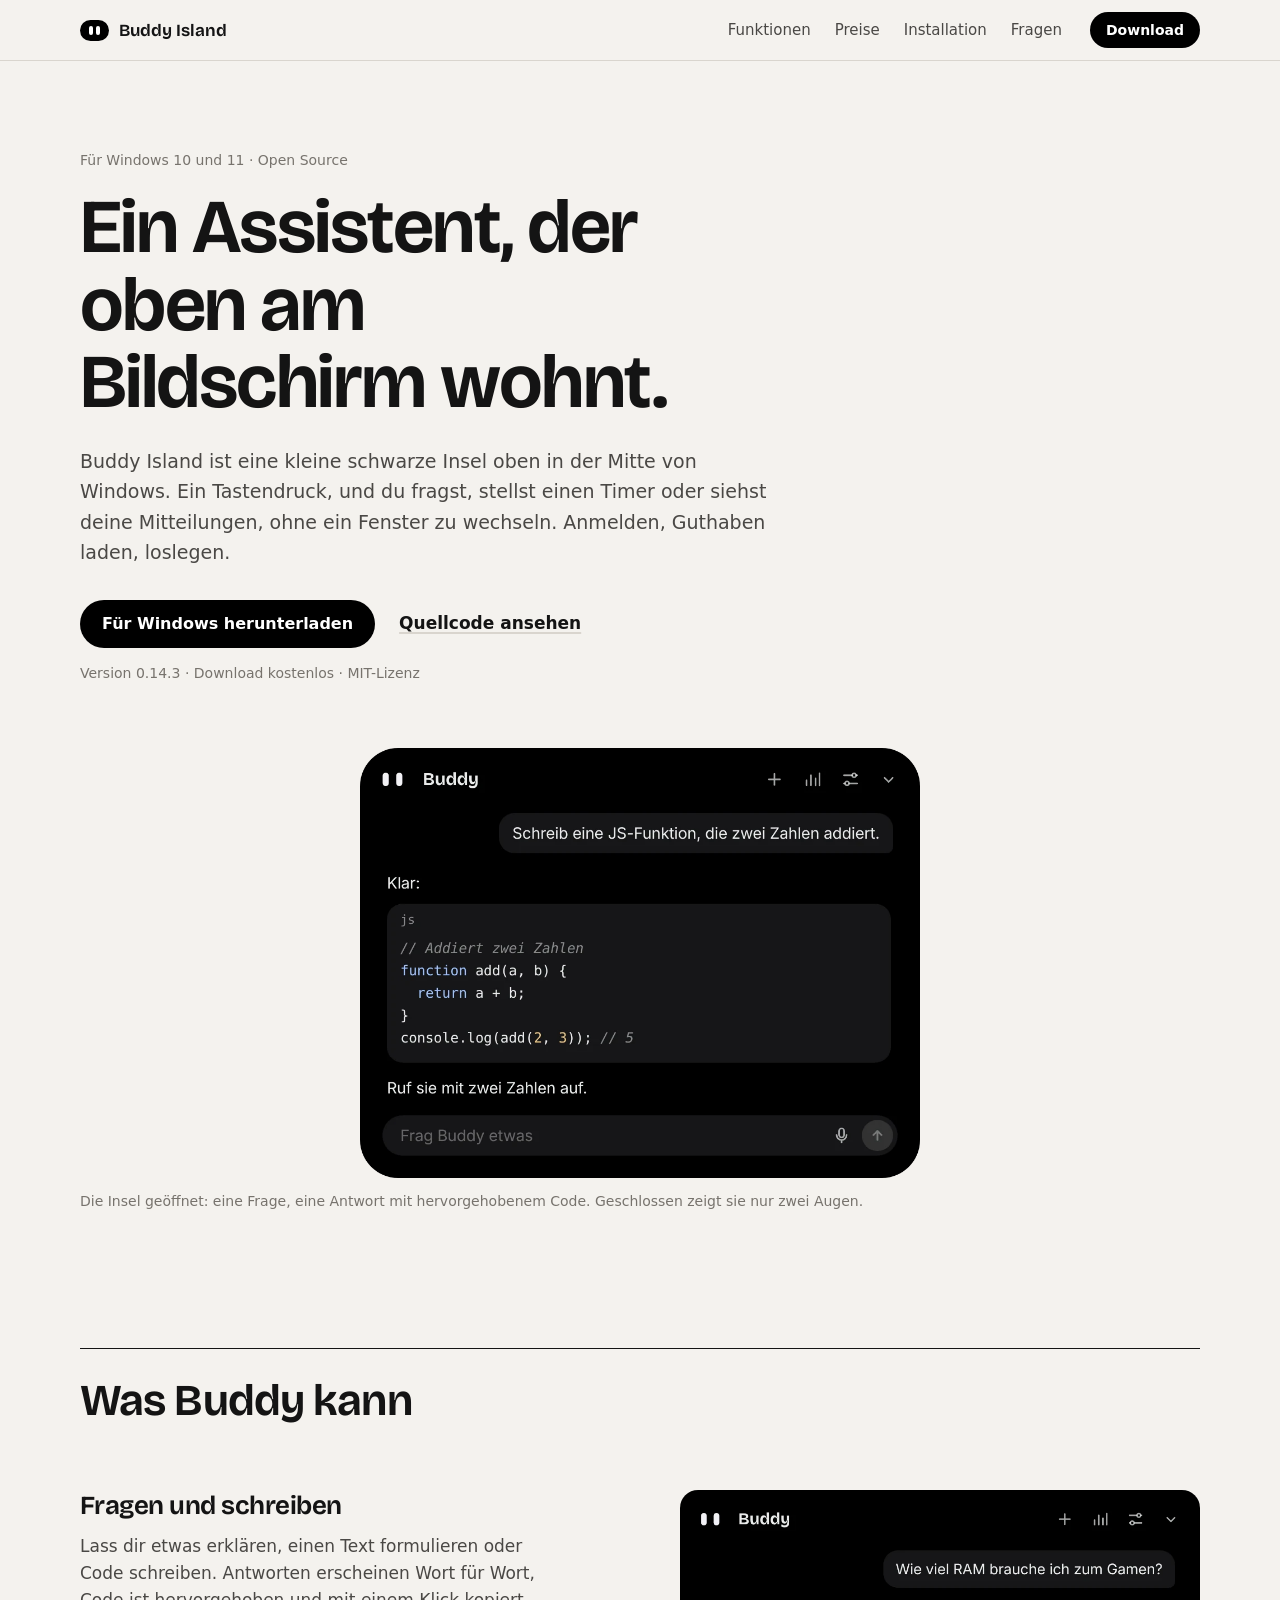
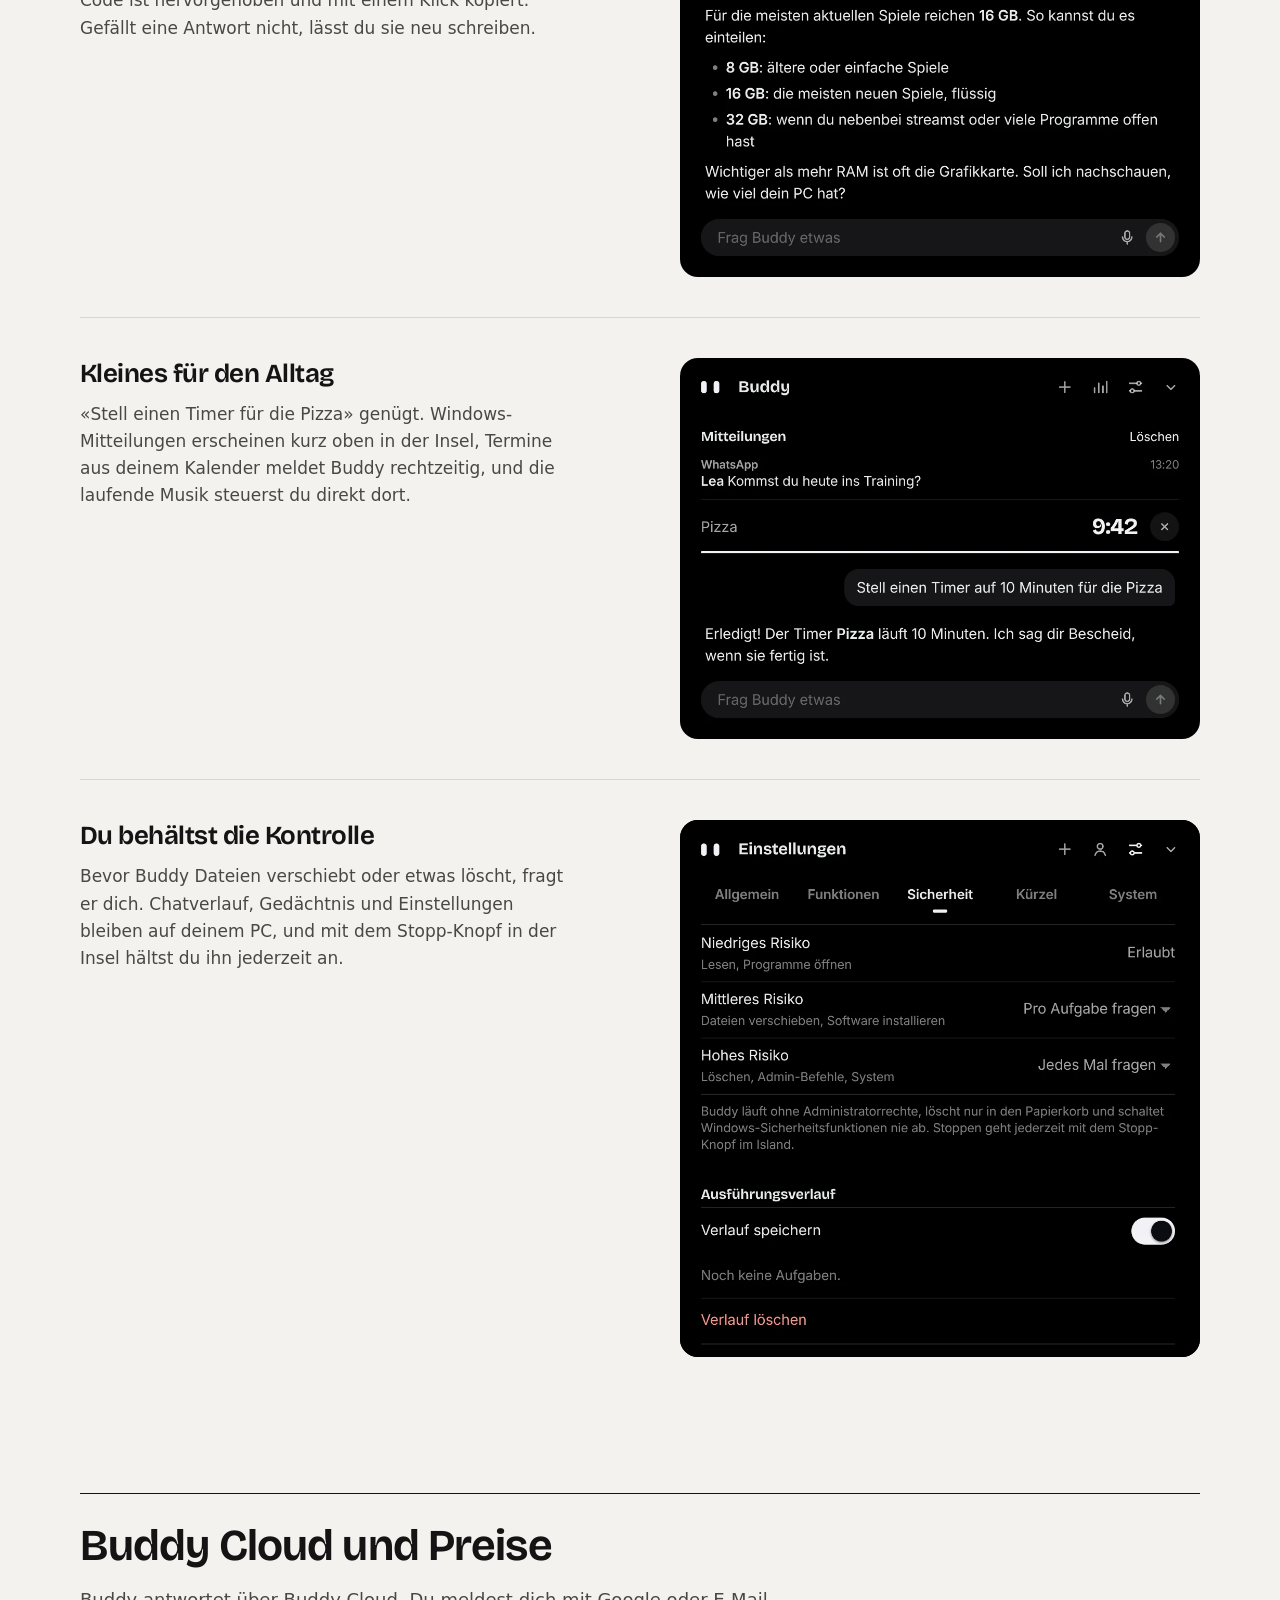
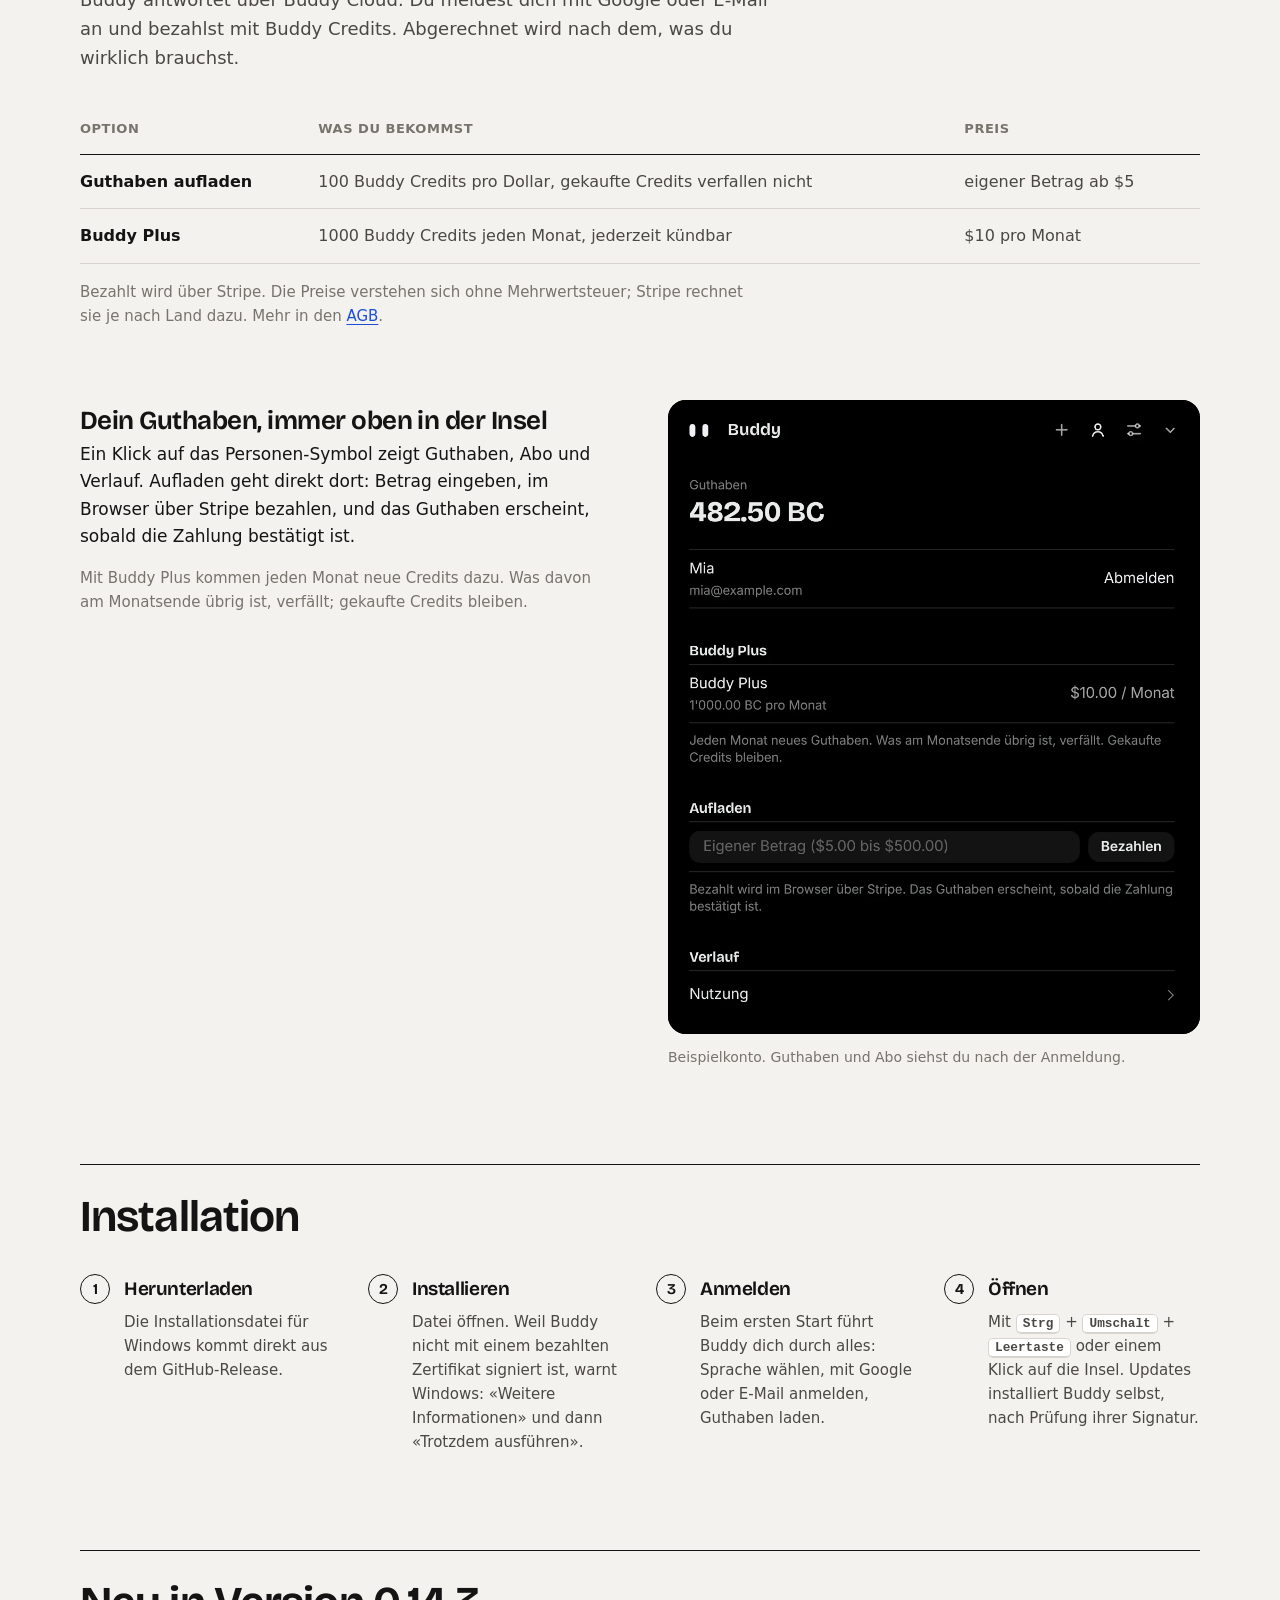
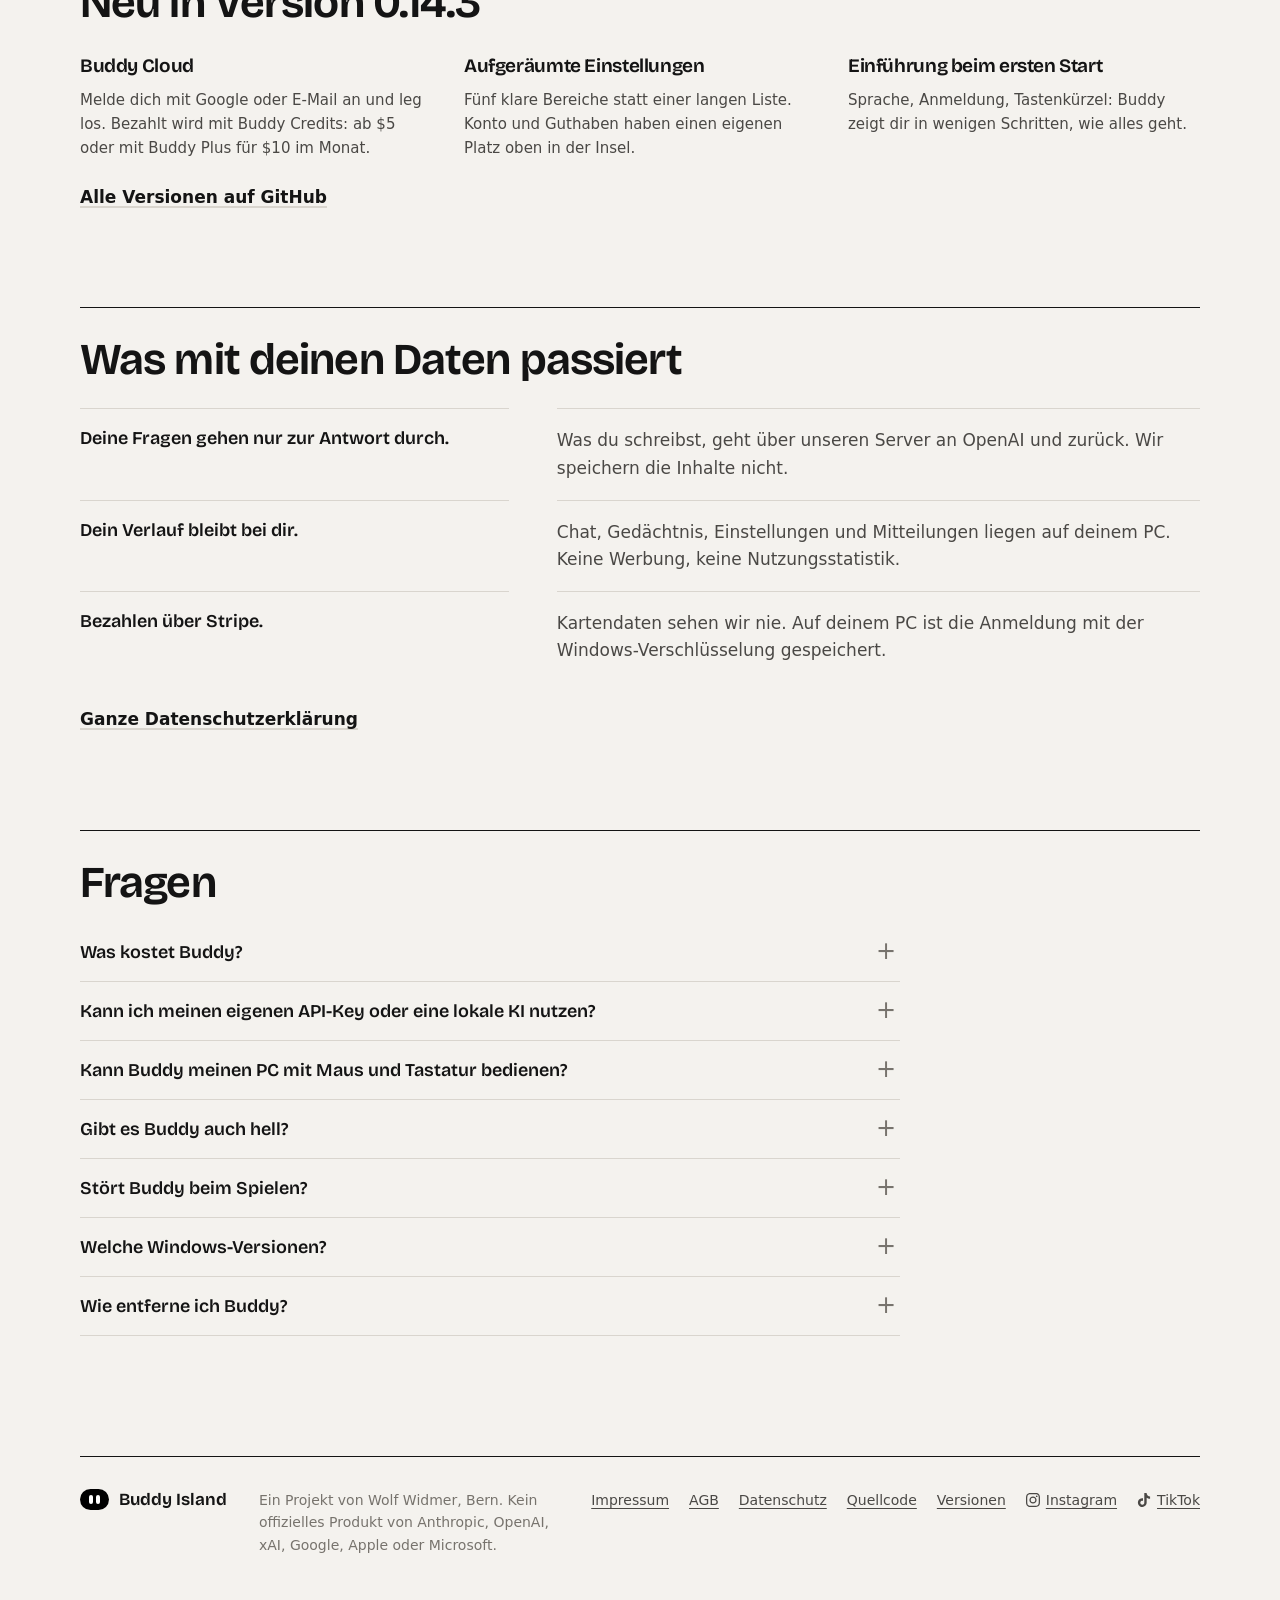
<file: index.html>
<!doctype html>
<html lang="de">
<head>
  <meta charset="utf-8">
  <meta name="viewport" content="width=device-width, initial-scale=1">
  <title>Buddy Island – KI-Assistent oben am Windows-Bildschirm</title>
  <meta name="description" content="Buddy Island ist ein Open-Source-Assistent für Windows 10 und 11, der als kleine Insel oben am Bildschirm wohnt. Ein Konto bei Buddy Cloud, bezahlt mit Buddy Credits.">
  <link rel="canonical" href="https://buddy-island.top/">
  <meta property="og:type" content="website">
  <meta property="og:locale" content="de_CH">
  <meta property="og:site_name" content="Buddy Island">
  <meta property="og:title" content="Buddy Island – KI-Assistent oben am Windows-Bildschirm">
  <meta property="og:description" content="Eine kleine Insel oben in Windows: Fragen, Timer, Musik, Mitteilungen. Mit Buddy Cloud.">
  <meta property="og:url" content="https://buddy-island.top/">
  <meta property="og:image" content="https://buddy-island.top/img/og.png">
  <meta property="og:image:width" content="1200">
  <meta property="og:image:height" content="630">
  <meta name="twitter:card" content="summary_large_image">
  <meta name="theme-color" content="#f4f2ee">
  <meta http-equiv="Content-Security-Policy" content="default-src 'self'; img-src 'self' data:; style-src 'self'; font-src 'self'; script-src 'self'; connect-src https://api.github.com https://raw.githubusercontent.com">
  <link rel="icon" href="favicon.png">
  <link rel="apple-touch-icon" href="apple-touch-icon.png">
  <link rel="preload" href="fonts/bricolage-grotesque.woff2" as="font" type="font/woff2" crossorigin>
  <link rel="stylesheet" href="style.css">
</head>
<body>
  <a class="skip" href="#inhalt">Zum Inhalt springen</a>

  <header class="top">
    <div class="wrap top-row">
      <a class="mark" href="#" aria-label="Buddy Island, zum Seitenanfang"><span class="eyes" aria-hidden="true"><i></i><i></i></span>Buddy Island</a>
      <nav aria-label="Hauptnavigation">
        <ul class="nav" id="nav">
          <li><a href="#kann">Funktionen</a></li>
          <li><a href="#preise">Preise</a></li>
          <li><a href="#start">Installation</a></li>
          <li><a href="#fragen">Fragen</a></li>
        </ul>
      </nav>
      <a class="btn btn-small" href="https://github.com/wolfawidmer-sudo/buddy-island/releases/latest" data-download>Download</a>
    </div>
  </header>

  <main id="inhalt">
    <section class="hero wrap">
      <p class="eyebrow">Für Windows 10 und 11 · Open Source</p>
      <h1>Ein Assistent, der oben am Bildschirm wohnt.</h1>
      <p class="lead">Buddy Island ist eine kleine schwarze Insel oben in der Mitte von Windows. Ein Tastendruck, und du fragst, stellst einen Timer oder siehst deine Mitteilungen, ohne ein Fenster zu wechseln. Anmelden, Guthaben laden, loslegen.</p>
      <div class="cta">
        <a class="btn" href="https://github.com/wolfawidmer-sudo/buddy-island/releases/latest" data-download>Für Windows herunterladen</a>
        <a class="link" href="https://github.com/wolfawidmer-sudo/buddy-island">Quellcode ansehen</a>
      </div>
      <p class="meta"><span data-version>Version 0.14.3</span><span data-size></span> · Download kostenlos · MIT-Lizenz</p>

      <figure class="stage">
        <div class="stage-screen">
          <img class="stage-island" src="img/chat-code.webp" width="1000" height="768" alt="Das geöffnete Buddy-Island oben am Bildschirm: Buddy schreibt eine JavaScript-Funktion, der Code ist farbig hervorgehoben.">
        </div>
        <figcaption>Die Insel geöffnet: eine Frage, eine Antwort mit hervorgehobenem Code. Geschlossen zeigt sie nur zwei Augen.</figcaption>
      </figure>
    </section>

    <section class="block wrap" id="kann" aria-labelledby="kann-t">
      <h2 id="kann-t">Was Buddy kann</h2>
      <div class="rows">
        <article class="row">
          <div class="row-text">
            <h3>Fragen und schreiben</h3>
            <p>Lass dir etwas erklären, einen Text formulieren oder Code schreiben. Antworten erscheinen Wort für Wort, Code ist hervorgehoben und mit einem Klick kopiert. Gefällt eine Antwort nicht, lässt du sie neu schreiben.</p>
          </div>
          <img class="shot" src="img/open-ai.webp" width="1000" height="744" loading="lazy" alt="Buddy beantwortet die Frage, wie viel Arbeitsspeicher man zum Gamen braucht.">
        </article>
        <article class="row">
          <div class="row-text">
            <h3>Kleines für den Alltag</h3>
            <p>«Stell einen Timer für die Pizza» genügt. Windows-Mitteilungen erscheinen kurz oben in der Insel, Termine aus deinem Kalender meldet Buddy rechtzeitig, und die laufende Musik steuerst du direkt dort.</p>
          </div>
          <img class="shot" src="img/open-timer.webp" width="1000" height="734" loading="lazy" alt="Die Insel mit einer WhatsApp-Mitteilung und einem laufenden Pizza-Timer.">
        </article>
        <article class="row">
          <div class="row-text">
            <h3>Du behältst die Kontrolle</h3>
            <p>Bevor Buddy Dateien verschiebt oder etwas löscht, fragt er dich. Chatverlauf, Gedächtnis und Einstellungen bleiben auf deinem PC, und mit dem Stopp-Knopf in der Insel hältst du ihn jederzeit an.</p>
          </div>
          <img class="shot" src="img/settings-safety.webp" width="1000" height="1032" loading="lazy" alt="Einstellungen › Sicherheit: Niedriges Risiko ist erlaubt, mittleres fragt pro Aufgabe, hohes jedes Mal.">
        </article>
      </div>
    </section>

    <section class="block wrap" id="preise" aria-labelledby="preise-t">
      <h2 id="preise-t">Buddy Cloud und Preise</h2>
      <p class="intro">Buddy antwortet über Buddy Cloud. Du meldest dich mit Google oder E-Mail an und bezahlst mit Buddy Credits. Abgerechnet wird nach dem, was du wirklich brauchst.</p>
      <div class="table-wrap">
        <table class="providers">
          <thead><tr><th scope="col">Option</th><th scope="col">Was du bekommst</th><th scope="col">Preis</th></tr></thead>
          <tbody>
            <tr><th scope="row">Guthaben aufladen</th><td data-label="Was du bekommst">100 Buddy Credits pro Dollar, gekaufte Credits verfallen nicht</td><td data-label="Preis">eigener Betrag ab $5</td></tr>
            <tr><th scope="row">Buddy Plus</th><td data-label="Was du bekommst">1000 Buddy Credits jeden Monat, jederzeit kündbar</td><td data-label="Preis">$10 pro Monat</td></tr>
          </tbody>
        </table>
      </div>
      <p class="small">Bezahlt wird über Stripe. Die Preise verstehen sich ohne Mehrwertsteuer; Stripe rechnet sie je nach Land dazu. Mehr in den <a href="agb.html">AGB</a>.</p>

      <div class="split">
        <div>
          <h3>Dein Guthaben, immer oben in der Insel</h3>
          <p>Ein Klick auf das Personen-Symbol zeigt Guthaben, Abo und Verlauf. Aufladen geht direkt dort: Betrag eingeben, im Browser über Stripe bezahlen, und das Guthaben erscheint, sobald die Zahlung bestätigt ist.</p>
          <p class="small">Mit Buddy Plus kommen jeden Monat neue Credits dazu. Was davon am Monatsende übrig ist, verfällt; gekaufte Credits bleiben.</p>
        </div>
        <figure>
          <img class="shot" src="img/cloud-account.webp" width="1000" height="1192" loading="lazy" alt="Kontoansicht in der Insel: Guthaben in Buddy Credits, Buddy Plus für $10 im Monat und ein Feld zum Aufladen mit eigenem Betrag.">
          <figcaption>Beispielkonto. Guthaben und Abo siehst du nach der Anmeldung.</figcaption>
        </figure>
      </div>
    </section>

    <section class="block wrap" id="start" aria-labelledby="start-t">
      <h2 id="start-t">Installation</h2>
      <ol class="install">
        <li><span>1</span><div><h3>Herunterladen</h3><p>Die Installationsdatei für Windows kommt direkt aus dem GitHub-Release<span data-size-text></span>.</p></div></li>
        <li><span>2</span><div><h3>Installieren</h3><p>Datei öffnen. Weil Buddy nicht mit einem bezahlten Zertifikat signiert ist, warnt Windows: «Weitere Informationen» und dann «Trotzdem ausführen».</p></div></li>
        <li><span>3</span><div><h3>Anmelden</h3><p>Beim ersten Start führt Buddy dich durch alles: Sprache wählen, mit Google oder E-Mail anmelden, Guthaben laden.</p></div></li>
        <li><span>4</span><div><h3>Öffnen</h3><p>Mit <kbd>Strg</kbd> + <kbd>Umschalt</kbd> + <kbd>Leertaste</kbd> oder einem Klick auf die Insel. Updates installiert Buddy selbst, nach Prüfung ihrer Signatur.</p></div></li>
      </ol>
    </section>

    <section class="block wrap" id="neu" aria-labelledby="neu-t">
      <h2 id="neu-t">Neu in <span data-version>Version 0.14.3</span></h2>
      <ul class="news" id="newsList">
        <li><h3>Buddy Cloud</h3><p>Melde dich mit Google oder E-Mail an und leg los. Bezahlt wird mit Buddy Credits: ab $5 oder mit Buddy Plus für $10 im Monat.</p></li>
        <li><h3>Aufgeräumte Einstellungen</h3><p>Fünf klare Bereiche statt einer langen Liste. Konto und Guthaben haben einen eigenen Platz oben in der Insel.</p></li>
        <li><h3>Einführung beim ersten Start</h3><p>Sprache, Anmeldung, Tastenkürzel: Buddy zeigt dir in wenigen Schritten, wie alles geht.</p></li>
      </ul>
      <a class="link" href="https://github.com/wolfawidmer-sudo/buddy-island/releases">Alle Versionen auf GitHub</a>
    </section>

    <section class="block wrap" id="daten" aria-labelledby="daten-t">
      <h2 id="daten-t">Was mit deinen Daten passiert</h2>
      <dl class="facts">
        <dt>Deine Fragen gehen nur zur Antwort durch.</dt>
        <dd>Was du schreibst, geht über unseren Server an OpenAI und zurück. Wir speichern die Inhalte nicht.</dd>
        <dt>Dein Verlauf bleibt bei dir.</dt>
        <dd>Chat, Gedächtnis, Einstellungen und Mitteilungen liegen auf deinem PC. Keine Werbung, keine Nutzungsstatistik.</dd>
        <dt>Bezahlen über Stripe.</dt>
        <dd>Kartendaten sehen wir nie. Auf deinem PC ist die Anmeldung mit der Windows-Verschlüsselung gespeichert.</dd>
      </dl>
      <a class="link" href="privacy.html">Ganze Datenschutzerklärung</a>
    </section>

    <section class="block wrap" id="fragen" aria-labelledby="fragen-t">
      <h2 id="fragen-t">Fragen</h2>
      <div class="faq">
        <details id="faq-cost"><summary>Was kostet Buddy?</summary><p>Der Download ist gratis. Für die Antworten lädst du Buddy Credits auf (eigener Betrag ab $5) oder nimmst Buddy Plus für $10 im Monat. Dein Guthaben siehst du jederzeit oben in der Insel.</p></details>
        <details id="faq-key"><summary>Kann ich meinen eigenen API-Key oder eine lokale KI nutzen?</summary><p>Nicht mehr. Ab Version 0.13 läuft Buddy nur noch über Buddy Cloud. Mit früheren Versionen gespeicherte Keys löscht Buddy beim Update.</p></details>
        <details id="faq-control"><summary>Kann Buddy meinen PC mit Maus und Tastatur bedienen?</summary><p>Mit Buddy Cloud noch nicht. Apps öffnen, Timer, Musik und Dateien ordnen gehen weiterhin.</p></details>
        <details id="faq-theme"><summary>Gibt es Buddy auch hell?</summary><p>Ja. Unter Einstellungen → Erscheinungsbild wählst du Dunkel, Hell oder wie Windows. Geschlossen bleibt die Insel immer schwarz, die Augen haben deine Akzentfarbe.</p></details>
        <details id="faq-games"><summary>Stört Buddy beim Spielen?</summary><p>Läuft ein Spiel im Vordergrund, blendet Buddy sich aus: keine Einblendungen, kein Ton, keine Steuerung. Verpasste Mitteilungen siehst du danach.</p></details>
        <details id="faq-windows"><summary>Welche Windows-Versionen?</summary><p>Windows 10 ab Version 1809 und Windows 11, jeweils 64 Bit.</p></details>
        <details id="faq-remove"><summary>Wie entferne ich Buddy?</summary><p>Windows-Einstellungen → Apps → Installierte Apps → Buddy Island → Deinstallieren. Für alles den Ordner <code>%APPDATA%\Buddy Island</code> löschen. Falls du früher Ollama oder Colibrì eingerichtet hast: Das sind eigene Programme, die bleiben, bis du sie entfernst.</p></details>
      </div>
    </section>
  </main>

  <footer class="foot wrap">
    <p class="mark"><span class="eyes" aria-hidden="true"><i></i><i></i></span>Buddy Island</p>
    <p>Ein Projekt von Wolf Widmer, Bern. Kein offizielles Produkt von Anthropic, OpenAI, xAI, Google, Apple oder Microsoft.</p>
    <ul>
      <li><a href="impressum.html">Impressum</a></li>
      <li><a href="agb.html">AGB</a></li>
      <li><a href="privacy.html">Datenschutz</a></li>
      <li><a href="https://github.com/wolfawidmer-sudo/buddy-island">Quellcode</a></li>
      <li><a href="https://github.com/wolfawidmer-sudo/buddy-island/releases">Versionen</a></li>
      <li><a class="social" href="https://www.instagram.com/buddy_island/" rel="noopener"><svg class="ico" viewBox="0 0 24 24" aria-hidden="true" focusable="false"><path fill="currentColor" d="M7.0301.084c-1.2768.0602-2.1487.264-2.911.5634-.7888.3075-1.4575.72-2.1228 1.3877-.6652.6677-1.075 1.3368-1.3802 2.127-.2954.7638-.4956 1.6365-.552 2.914-.0564 1.2775-.0689 1.6882-.0626 4.947.0062 3.2586.0206 3.6671.0825 4.9473.061 1.2765.264 2.1482.5635 2.9107.308.7889.72 1.4573 1.388 2.1228.6679.6655 1.3365 1.0743 2.1285 1.38.7632.295 1.6361.4961 2.9134.552 1.2773.056 1.6884.069 4.9462.0627 3.2578-.0062 3.668-.0207 4.9478-.0814 1.28-.0607 2.147-.2652 2.9098-.5633.7889-.3086 1.4578-.72 2.1228-1.3881.665-.6682 1.0745-1.3378 1.3795-2.1284.2957-.7632.4966-1.636.552-2.9124.056-1.2809.0692-1.6898.063-4.948-.0063-3.2583-.021-3.6668-.0817-4.9465-.0607-1.2797-.264-2.1487-.5633-2.9117-.3084-.7889-.72-1.4568-1.3876-2.1228C21.2982 1.33 20.628.9208 19.8378.6165 19.074.321 18.2017.1197 16.9244.0645 15.6471.0093 15.236-.005 11.977.0014 8.718.0076 8.31.0215 7.0301.0839m.1402 21.6932c-1.17-.0509-1.8053-.2453-2.2287-.408-.5606-.216-.96-.4771-1.3819-.895-.422-.4178-.6811-.8186-.9-1.378-.1644-.4234-.3624-1.058-.4171-2.228-.0595-1.2645-.072-1.6442-.079-4.848-.007-3.2037.0053-3.583.0607-4.848.05-1.169.2456-1.805.408-2.2282.216-.5613.4762-.96.895-1.3816.4188-.4217.8184-.6814 1.3783-.9003.423-.1651 1.0575-.3614 2.227-.4171 1.2655-.06 1.6447-.072 4.848-.079 3.2033-.007 3.5835.005 4.8495.0608 1.169.0508 1.8053.2445 2.228.408.5608.216.96.4754 1.3816.895.4217.4194.6816.8176.9005 1.3787.1653.4217.3617 1.056.4169 2.2263.0602 1.2655.0739 1.645.0796 4.848.0058 3.203-.0055 3.5834-.061 4.848-.051 1.17-.245 1.8055-.408 2.2294-.216.5604-.4763.96-.8954 1.3814-.419.4215-.8181.6811-1.3783.9-.4224.1649-1.0577.3617-2.2262.4174-1.2656.0595-1.6448.072-4.8493.079-3.2045.007-3.5825-.006-4.848-.0608M16.953 5.5864A1.44 1.44 0 1 0 18.39 4.144a1.44 1.44 0 0 0-1.437 1.4424M5.8385 12.012c.0067 3.4032 2.7706 6.1557 6.173 6.1493 3.4026-.0065 6.157-2.7701 6.1506-6.1733-.0065-3.4032-2.771-6.1565-6.174-6.1498-3.403.0067-6.156 2.771-6.1496 6.1738M8 12.0077a4 4 0 1 1 4.008 3.9921A3.9996 3.9996 0 0 1 8 12.0077"/></svg>Instagram</a></li>
      <li><a class="social" href="https://www.tiktok.com/@buddy_island" rel="noopener"><svg class="ico" viewBox="0 0 24 24" aria-hidden="true" focusable="false"><path fill="currentColor" d="M12.525.02c1.31-.02 2.61-.01 3.91-.02.08 1.53.63 3.09 1.75 4.17 1.12 1.11 2.7 1.62 4.24 1.79v4.03c-1.44-.05-2.89-.35-4.2-.97-.57-.26-1.1-.59-1.62-.93-.01 2.92.01 5.84-.02 8.75-.08 1.4-.54 2.79-1.35 3.94-1.31 1.92-3.58 3.17-5.91 3.21-1.43.08-2.86-.31-4.08-1.03-2.02-1.19-3.44-3.37-3.65-5.71-.02-.5-.03-1-.01-1.49.18-1.9 1.12-3.72 2.58-4.96 1.66-1.44 3.98-2.13 6.15-1.72.02 1.48-.04 2.96-.04 4.44-.99-.32-2.15-.23-3.02.37-.63.41-1.11 1.04-1.36 1.75-.21.51-.15 1.07-.14 1.61.24 1.64 1.82 3.02 3.5 2.87 1.12-.01 2.19-.66 2.77-1.61.19-.33.4-.67.41-1.06.1-1.79.06-3.57.07-5.36.01-4.03-.01-8.05.02-12.07z"/></svg>TikTok</a></li>
    </ul>
  </footer>

  <script src="script.js"></script>
</body>
</html>
</file>
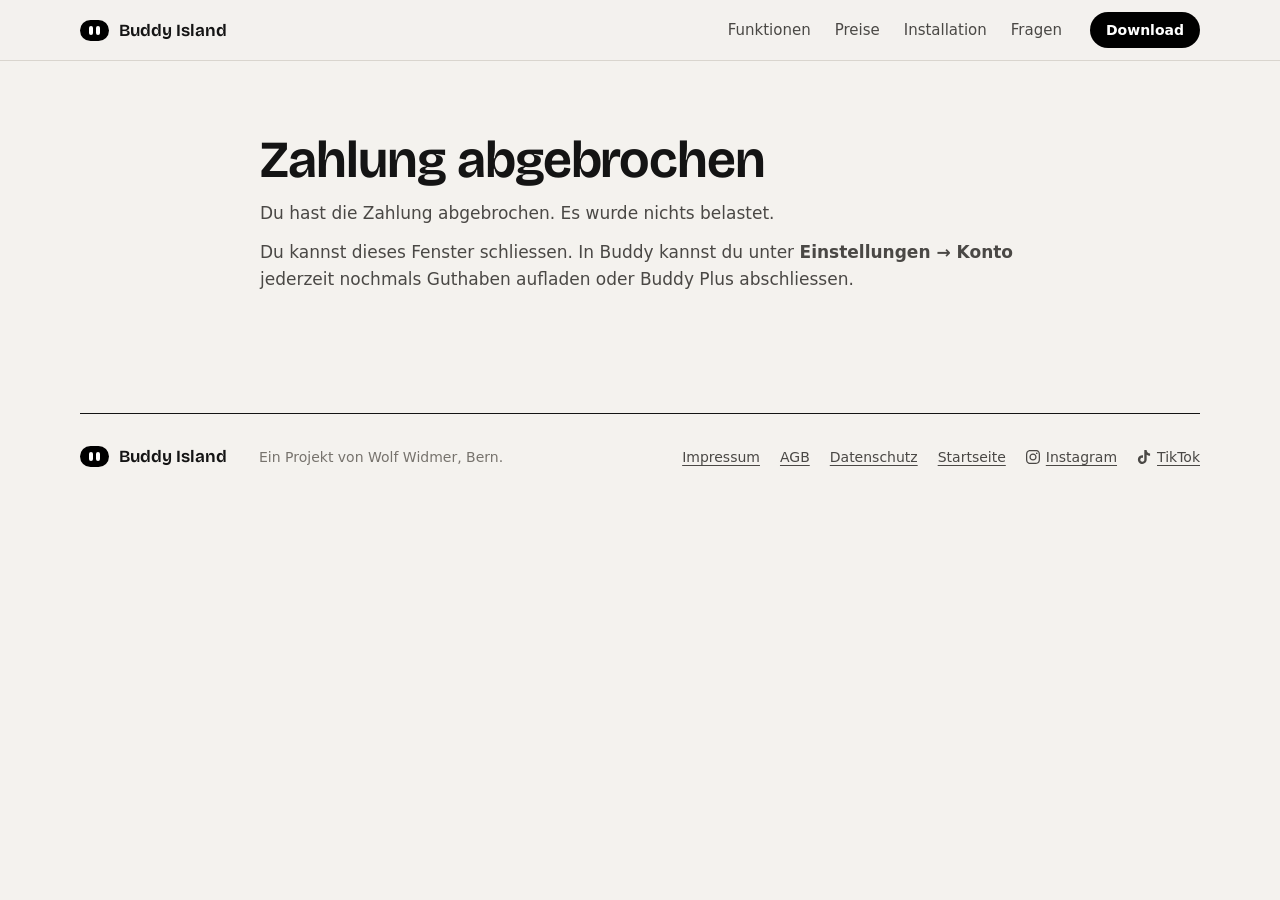
<file: kauf/abgebrochen/index.html>
<!doctype html>
<html lang="de">
<head>
  <meta charset="utf-8">
  <meta name="viewport" content="width=device-width, initial-scale=1">
  <title>Zahlung abgebrochen – Buddy Island</title>
  <meta name="description" content="Die Zahlung für Buddy Cloud wurde abgebrochen.">
  <link rel="canonical" href="https://buddy-island.top/kauf/abgebrochen/">
  <meta name="robots" content="noindex">
  <meta property="og:title" content="Zahlung abgebrochen – Buddy Island">
  <meta property="og:image" content="https://buddy-island.top/img/og.png">
  <meta name="theme-color" content="#f4f2ee">
  <meta http-equiv="Content-Security-Policy" content="default-src 'self'; img-src 'self' data:; style-src 'self'; font-src 'self'; script-src 'self'; connect-src https://api.github.com https://raw.githubusercontent.com">
  <link rel="icon" href="/favicon.png">
  <link rel="preload" href="/fonts/bricolage-grotesque.woff2" as="font" type="font/woff2" crossorigin>
  <link rel="stylesheet" href="/style.css">
</head>
<body>
  <a class="skip" href="#inhalt">Zum Inhalt springen</a>
  <header class="top">
    <div class="wrap top-row">
      <a class="mark" href="/" aria-label="Buddy Island, zur Startseite"><span class="eyes" aria-hidden="true"><i></i><i></i></span>Buddy Island</a>
      <nav aria-label="Hauptnavigation">
        <ul class="nav">
          <li><a href="/#kann">Funktionen</a></li>
          <li><a href="/#preise">Preise</a></li>
          <li><a href="/#start">Installation</a></li>
          <li><a href="/#fragen">Fragen</a></li>
        </ul>
      </nav>
      <a class="btn btn-small" href="https://github.com/wolfawidmer-sudo/buddy-island-releases/releases/latest" data-download>Download</a>
    </div>
  </header>
  <main id="inhalt">
    <article class="doc wrap">
<h1>Zahlung abgebrochen</h1>
<p>Du hast die Zahlung abgebrochen. Es wurde nichts belastet.</p>
<p>Du kannst dieses Fenster schliessen. In Buddy kannst du unter <strong>Einstellungen → Konto</strong> jederzeit nochmals Guthaben aufladen oder Buddy Plus abschliessen.</p>
    </article>
  </main>
  <footer class="foot wrap">
    <p class="mark"><span class="eyes" aria-hidden="true"><i></i><i></i></span>Buddy Island</p>
    <p>Ein Projekt von Wolf Widmer, Bern.</p>
    <ul>
      <li><a href="/impressum.html">Impressum</a></li>
      <li><a href="/agb.html">AGB</a></li>
      <li><a href="/privacy.html">Datenschutz</a></li>
      <li><a href="/">Startseite</a></li>
      <li><a class="social" href="https://www.instagram.com/buddy_island/" rel="noopener"><svg class="ico" viewBox="0 0 24 24" aria-hidden="true" focusable="false"><path fill="currentColor" d="M7.0301.084c-1.2768.0602-2.1487.264-2.911.5634-.7888.3075-1.4575.72-2.1228 1.3877-.6652.6677-1.075 1.3368-1.3802 2.127-.2954.7638-.4956 1.6365-.552 2.914-.0564 1.2775-.0689 1.6882-.0626 4.947.0062 3.2586.0206 3.6671.0825 4.9473.061 1.2765.264 2.1482.5635 2.9107.308.7889.72 1.4573 1.388 2.1228.6679.6655 1.3365 1.0743 2.1285 1.38.7632.295 1.6361.4961 2.9134.552 1.2773.056 1.6884.069 4.9462.0627 3.2578-.0062 3.668-.0207 4.9478-.0814 1.28-.0607 2.147-.2652 2.9098-.5633.7889-.3086 1.4578-.72 2.1228-1.3881.665-.6682 1.0745-1.3378 1.3795-2.1284.2957-.7632.4966-1.636.552-2.9124.056-1.2809.0692-1.6898.063-4.948-.0063-3.2583-.021-3.6668-.0817-4.9465-.0607-1.2797-.264-2.1487-.5633-2.9117-.3084-.7889-.72-1.4568-1.3876-2.1228C21.2982 1.33 20.628.9208 19.8378.6165 19.074.321 18.2017.1197 16.9244.0645 15.6471.0093 15.236-.005 11.977.0014 8.718.0076 8.31.0215 7.0301.0839m.1402 21.6932c-1.17-.0509-1.8053-.2453-2.2287-.408-.5606-.216-.96-.4771-1.3819-.895-.422-.4178-.6811-.8186-.9-1.378-.1644-.4234-.3624-1.058-.4171-2.228-.0595-1.2645-.072-1.6442-.079-4.848-.007-3.2037.0053-3.583.0607-4.848.05-1.169.2456-1.805.408-2.2282.216-.5613.4762-.96.895-1.3816.4188-.4217.8184-.6814 1.3783-.9003.423-.1651 1.0575-.3614 2.227-.4171 1.2655-.06 1.6447-.072 4.848-.079 3.2033-.007 3.5835.005 4.8495.0608 1.169.0508 1.8053.2445 2.228.408.5608.216.96.4754 1.3816.895.4217.4194.6816.8176.9005 1.3787.1653.4217.3617 1.056.4169 2.2263.0602 1.2655.0739 1.645.0796 4.848.0058 3.203-.0055 3.5834-.061 4.848-.051 1.17-.245 1.8055-.408 2.2294-.216.5604-.4763.96-.8954 1.3814-.419.4215-.8181.6811-1.3783.9-.4224.1649-1.0577.3617-2.2262.4174-1.2656.0595-1.6448.072-4.8493.079-3.2045.007-3.5825-.006-4.848-.0608M16.953 5.5864A1.44 1.44 0 1 0 18.39 4.144a1.44 1.44 0 0 0-1.437 1.4424M5.8385 12.012c.0067 3.4032 2.7706 6.1557 6.173 6.1493 3.4026-.0065 6.157-2.7701 6.1506-6.1733-.0065-3.4032-2.771-6.1565-6.174-6.1498-3.403.0067-6.156 2.771-6.1496 6.1738M8 12.0077a4 4 0 1 1 4.008 3.9921A3.9996 3.9996 0 0 1 8 12.0077"/></svg>Instagram</a></li>
      <li><a class="social" href="https://www.tiktok.com/@buddy_island" rel="noopener"><svg class="ico" viewBox="0 0 24 24" aria-hidden="true" focusable="false"><path fill="currentColor" d="M12.525.02c1.31-.02 2.61-.01 3.91-.02.08 1.53.63 3.09 1.75 4.17 1.12 1.11 2.7 1.62 4.24 1.79v4.03c-1.44-.05-2.89-.35-4.2-.97-.57-.26-1.1-.59-1.62-.93-.01 2.92.01 5.84-.02 8.75-.08 1.4-.54 2.79-1.35 3.94-1.31 1.92-3.58 3.17-5.91 3.21-1.43.08-2.86-.31-4.08-1.03-2.02-1.19-3.44-3.37-3.65-5.71-.02-.5-.03-1-.01-1.49.18-1.9 1.12-3.72 2.58-4.96 1.66-1.44 3.98-2.13 6.15-1.72.02 1.48-.04 2.96-.04 4.44-.99-.32-2.15-.23-3.02.37-.63.41-1.11 1.04-1.36 1.75-.21.51-.15 1.07-.14 1.61.24 1.64 1.82 3.02 3.5 2.87 1.12-.01 2.19-.66 2.77-1.61.19-.33.4-.67.41-1.06.1-1.79.06-3.57.07-5.36.01-4.03-.01-8.05.02-12.07z"/></svg>TikTok</a></li>
    </ul>
  </footer>
  <script src="/script.js"></script>
</body>
</html>
</file>
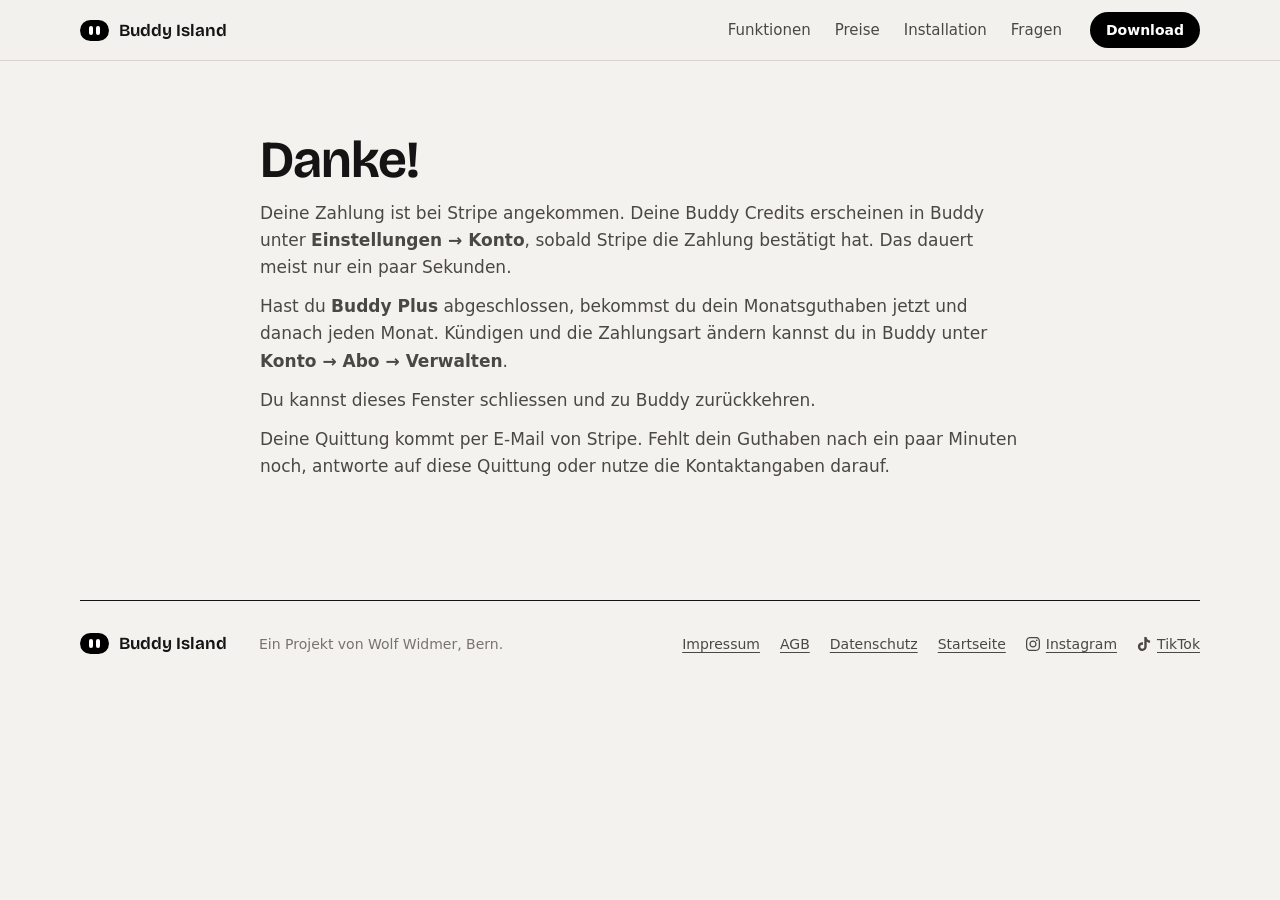
<file: kauf/danke/index.html>
<!doctype html>
<html lang="de">
<head>
  <meta charset="utf-8">
  <meta name="viewport" content="width=device-width, initial-scale=1">
  <title>Danke – Buddy Island</title>
  <meta name="description" content="Deine Zahlung für Buddy Cloud ist angekommen.">
  <link rel="canonical" href="https://buddy-island.top/kauf/danke/">
  <meta name="robots" content="noindex">
  <meta property="og:title" content="Danke – Buddy Island">
  <meta property="og:image" content="https://buddy-island.top/img/og.png">
  <meta name="theme-color" content="#f4f2ee">
  <meta http-equiv="Content-Security-Policy" content="default-src 'self'; img-src 'self' data:; style-src 'self'; font-src 'self'; script-src 'self'; connect-src https://api.github.com https://raw.githubusercontent.com">
  <link rel="icon" href="/favicon.png">
  <link rel="preload" href="/fonts/bricolage-grotesque.woff2" as="font" type="font/woff2" crossorigin>
  <link rel="stylesheet" href="/style.css">
</head>
<body>
  <a class="skip" href="#inhalt">Zum Inhalt springen</a>
  <header class="top">
    <div class="wrap top-row">
      <a class="mark" href="/" aria-label="Buddy Island, zur Startseite"><span class="eyes" aria-hidden="true"><i></i><i></i></span>Buddy Island</a>
      <nav aria-label="Hauptnavigation">
        <ul class="nav">
          <li><a href="/#kann">Funktionen</a></li>
          <li><a href="/#preise">Preise</a></li>
          <li><a href="/#start">Installation</a></li>
          <li><a href="/#fragen">Fragen</a></li>
        </ul>
      </nav>
      <a class="btn btn-small" href="https://github.com/wolfawidmer-sudo/buddy-island-releases/releases/latest" data-download>Download</a>
    </div>
  </header>
  <main id="inhalt">
    <article class="doc wrap">
<h1>Danke!</h1>
<p>Deine Zahlung ist bei Stripe angekommen. Deine Buddy Credits erscheinen in Buddy unter <strong>Einstellungen → Konto</strong>, sobald Stripe die Zahlung bestätigt hat. Das dauert meist nur ein paar Sekunden.</p>
<p>Hast du <strong>Buddy Plus</strong> abgeschlossen, bekommst du dein Monatsguthaben jetzt und danach jeden Monat. Kündigen und die Zahlungsart ändern kannst du in Buddy unter <strong>Konto → Abo → Verwalten</strong>.</p>
<p>Du kannst dieses Fenster schliessen und zu Buddy zurückkehren.</p>
<p>Deine Quittung kommt per E-Mail von Stripe. Fehlt dein Guthaben nach ein paar Minuten noch, antworte auf diese Quittung oder nutze die Kontaktangaben darauf.</p>
    </article>
  </main>
  <footer class="foot wrap">
    <p class="mark"><span class="eyes" aria-hidden="true"><i></i><i></i></span>Buddy Island</p>
    <p>Ein Projekt von Wolf Widmer, Bern.</p>
    <ul>
      <li><a href="/impressum.html">Impressum</a></li>
      <li><a href="/agb.html">AGB</a></li>
      <li><a href="/privacy.html">Datenschutz</a></li>
      <li><a href="/">Startseite</a></li>
      <li><a class="social" href="https://www.instagram.com/buddy_island/" rel="noopener"><svg class="ico" viewBox="0 0 24 24" aria-hidden="true" focusable="false"><path fill="currentColor" d="M7.0301.084c-1.2768.0602-2.1487.264-2.911.5634-.7888.3075-1.4575.72-2.1228 1.3877-.6652.6677-1.075 1.3368-1.3802 2.127-.2954.7638-.4956 1.6365-.552 2.914-.0564 1.2775-.0689 1.6882-.0626 4.947.0062 3.2586.0206 3.6671.0825 4.9473.061 1.2765.264 2.1482.5635 2.9107.308.7889.72 1.4573 1.388 2.1228.6679.6655 1.3365 1.0743 2.1285 1.38.7632.295 1.6361.4961 2.9134.552 1.2773.056 1.6884.069 4.9462.0627 3.2578-.0062 3.668-.0207 4.9478-.0814 1.28-.0607 2.147-.2652 2.9098-.5633.7889-.3086 1.4578-.72 2.1228-1.3881.665-.6682 1.0745-1.3378 1.3795-2.1284.2957-.7632.4966-1.636.552-2.9124.056-1.2809.0692-1.6898.063-4.948-.0063-3.2583-.021-3.6668-.0817-4.9465-.0607-1.2797-.264-2.1487-.5633-2.9117-.3084-.7889-.72-1.4568-1.3876-2.1228C21.2982 1.33 20.628.9208 19.8378.6165 19.074.321 18.2017.1197 16.9244.0645 15.6471.0093 15.236-.005 11.977.0014 8.718.0076 8.31.0215 7.0301.0839m.1402 21.6932c-1.17-.0509-1.8053-.2453-2.2287-.408-.5606-.216-.96-.4771-1.3819-.895-.422-.4178-.6811-.8186-.9-1.378-.1644-.4234-.3624-1.058-.4171-2.228-.0595-1.2645-.072-1.6442-.079-4.848-.007-3.2037.0053-3.583.0607-4.848.05-1.169.2456-1.805.408-2.2282.216-.5613.4762-.96.895-1.3816.4188-.4217.8184-.6814 1.3783-.9003.423-.1651 1.0575-.3614 2.227-.4171 1.2655-.06 1.6447-.072 4.848-.079 3.2033-.007 3.5835.005 4.8495.0608 1.169.0508 1.8053.2445 2.228.408.5608.216.96.4754 1.3816.895.4217.4194.6816.8176.9005 1.3787.1653.4217.3617 1.056.4169 2.2263.0602 1.2655.0739 1.645.0796 4.848.0058 3.203-.0055 3.5834-.061 4.848-.051 1.17-.245 1.8055-.408 2.2294-.216.5604-.4763.96-.8954 1.3814-.419.4215-.8181.6811-1.3783.9-.4224.1649-1.0577.3617-2.2262.4174-1.2656.0595-1.6448.072-4.8493.079-3.2045.007-3.5825-.006-4.848-.0608M16.953 5.5864A1.44 1.44 0 1 0 18.39 4.144a1.44 1.44 0 0 0-1.437 1.4424M5.8385 12.012c.0067 3.4032 2.7706 6.1557 6.173 6.1493 3.4026-.0065 6.157-2.7701 6.1506-6.1733-.0065-3.4032-2.771-6.1565-6.174-6.1498-3.403.0067-6.156 2.771-6.1496 6.1738M8 12.0077a4 4 0 1 1 4.008 3.9921A3.9996 3.9996 0 0 1 8 12.0077"/></svg>Instagram</a></li>
      <li><a class="social" href="https://www.tiktok.com/@buddy_island" rel="noopener"><svg class="ico" viewBox="0 0 24 24" aria-hidden="true" focusable="false"><path fill="currentColor" d="M12.525.02c1.31-.02 2.61-.01 3.91-.02.08 1.53.63 3.09 1.75 4.17 1.12 1.11 2.7 1.62 4.24 1.79v4.03c-1.44-.05-2.89-.35-4.2-.97-.57-.26-1.1-.59-1.62-.93-.01 2.92.01 5.84-.02 8.75-.08 1.4-.54 2.79-1.35 3.94-1.31 1.92-3.58 3.17-5.91 3.21-1.43.08-2.86-.31-4.08-1.03-2.02-1.19-3.44-3.37-3.65-5.71-.02-.5-.03-1-.01-1.49.18-1.9 1.12-3.72 2.58-4.96 1.66-1.44 3.98-2.13 6.15-1.72.02 1.48-.04 2.96-.04 4.44-.99-.32-2.15-.23-3.02.37-.63.41-1.11 1.04-1.36 1.75-.21.51-.15 1.07-.14 1.61.24 1.64 1.82 3.02 3.5 2.87 1.12-.01 2.19-.66 2.77-1.61.19-.33.4-.67.41-1.06.1-1.79.06-3.57.07-5.36.01-4.03-.01-8.05.02-12.07z"/></svg>TikTok</a></li>
    </ul>
  </footer>
  <script src="/script.js"></script>
</body>
</html>
</file>
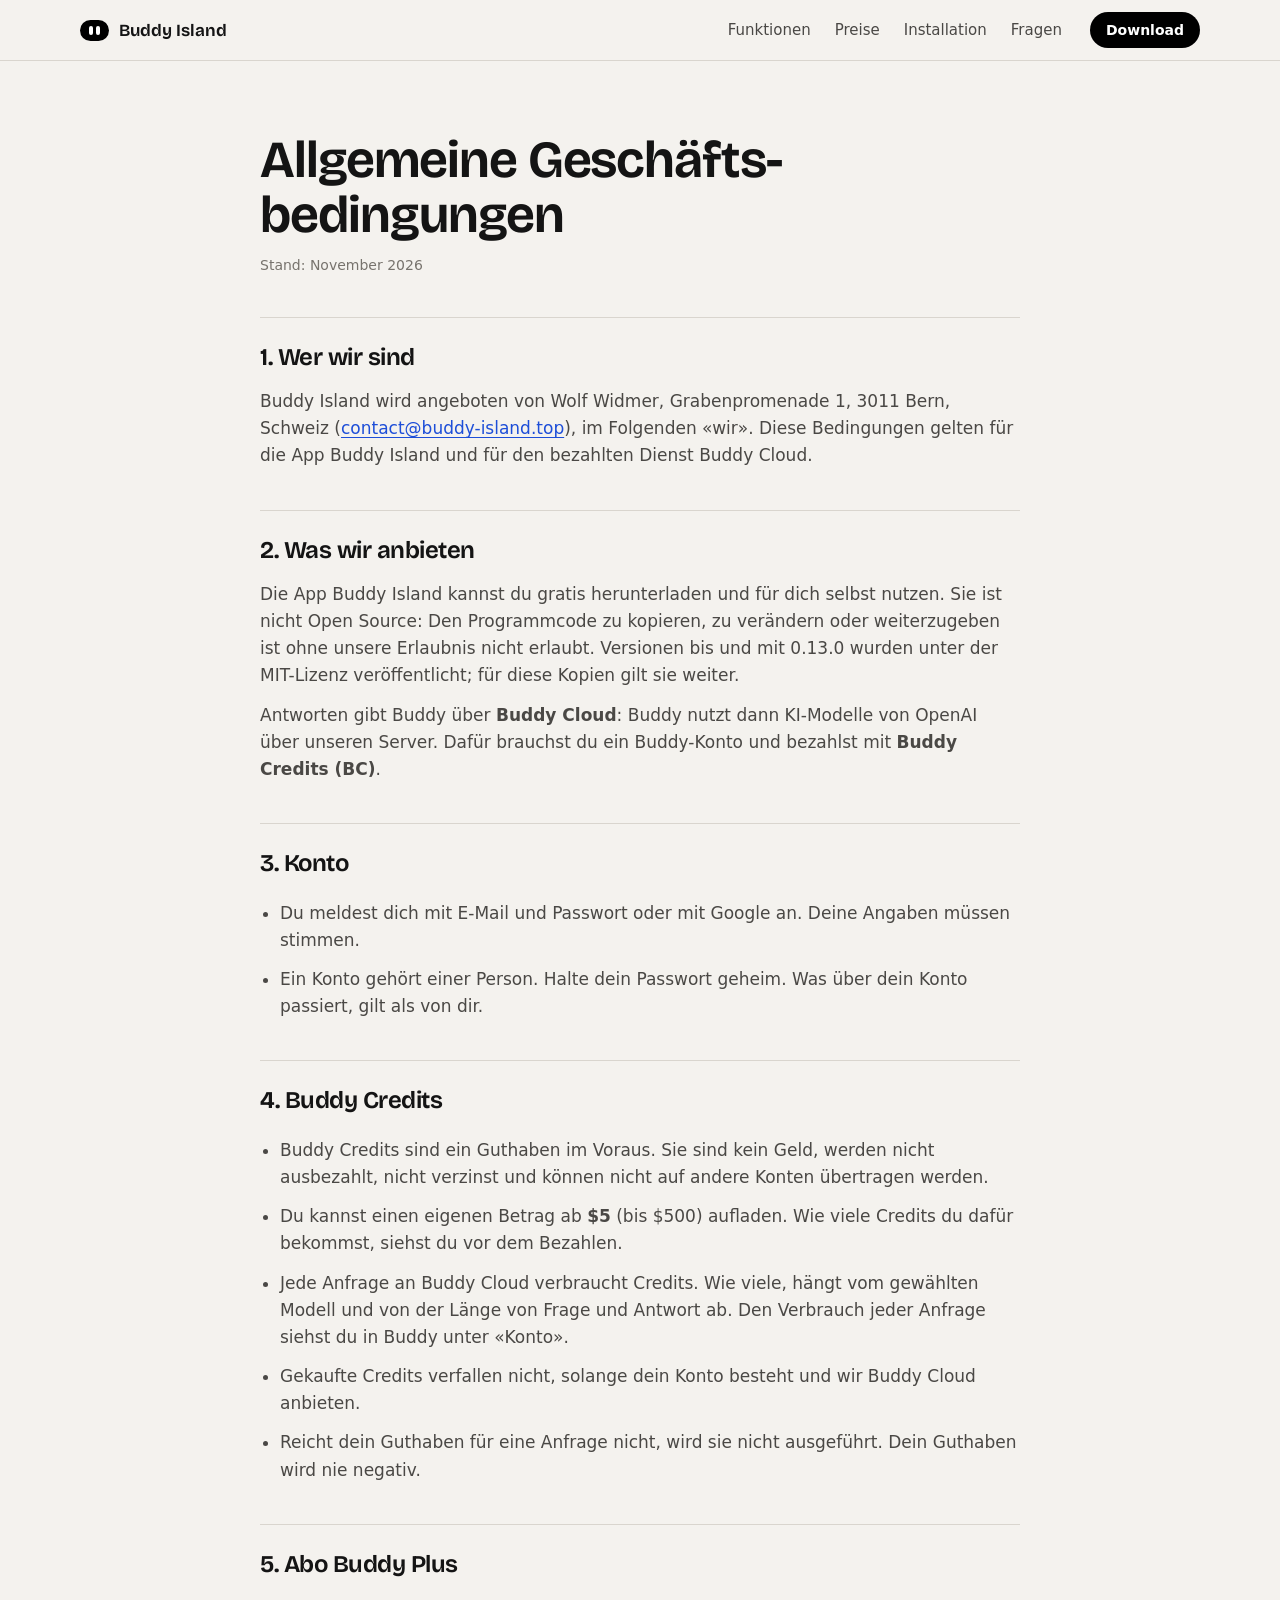
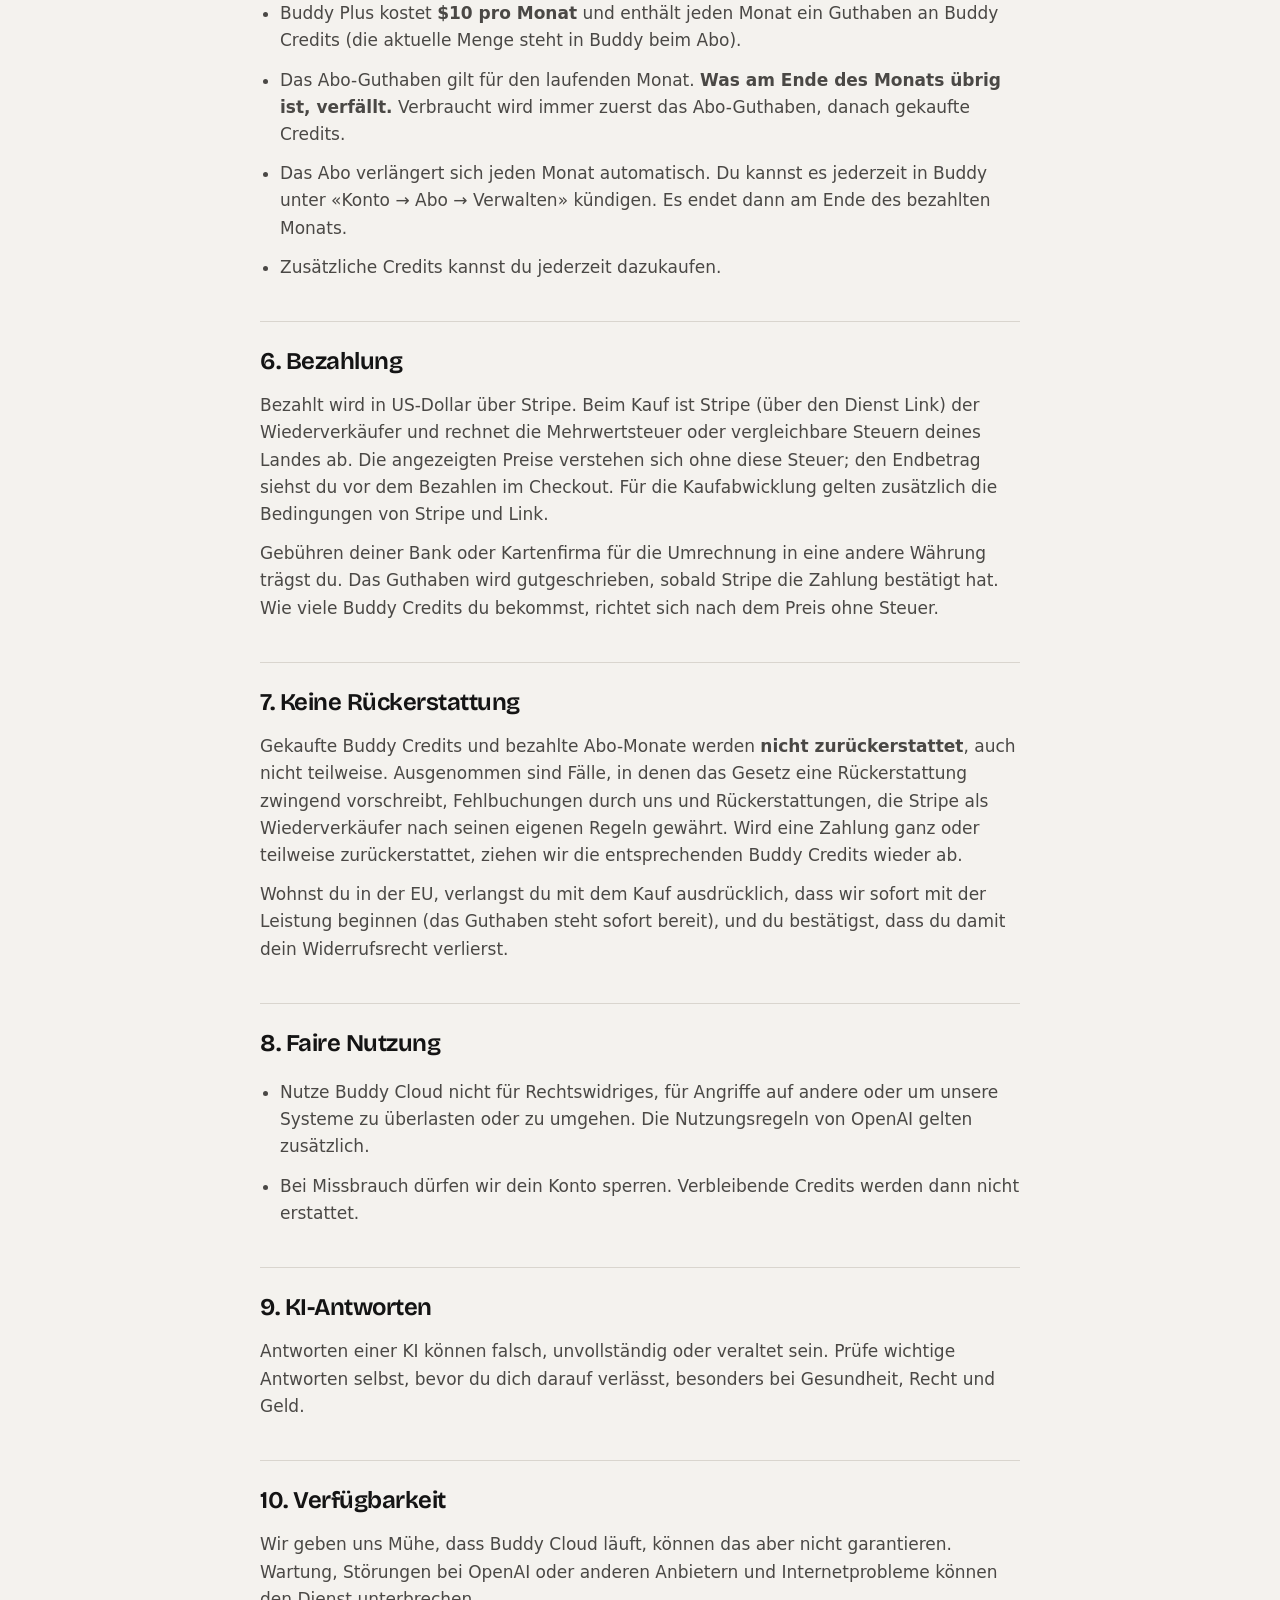
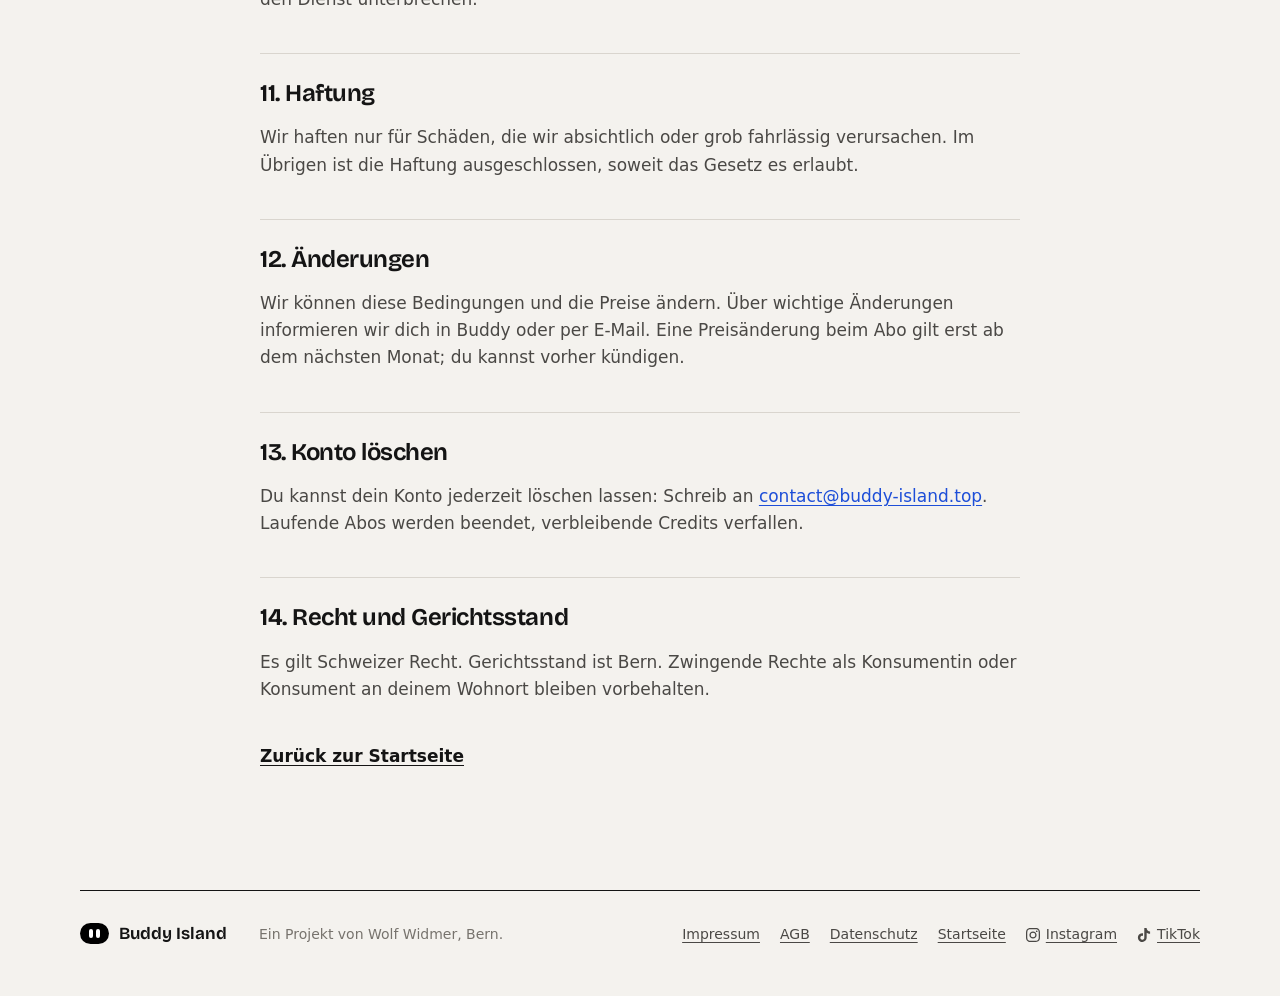
<file: agb.html>
<!doctype html>
<html lang="de">
<head>
  <meta charset="utf-8">
  <meta name="viewport" content="width=device-width, initial-scale=1">
  <title>AGB – Buddy Island</title>
  <meta name="description" content="Allgemeine Geschäftsbedingungen für Buddy Island und Buddy Cloud.">
  <link rel="canonical" href="https://buddy-island.top/agb.html">
  <meta property="og:title" content="AGB – Buddy Island">
  <meta property="og:image" content="https://buddy-island.top/img/og.png">
  <meta name="theme-color" content="#f4f2ee">
  <meta http-equiv="Content-Security-Policy" content="default-src 'self'; img-src 'self' data:; style-src 'self'; font-src 'self'; script-src 'self'; connect-src https://api.github.com https://raw.githubusercontent.com">
  <link rel="icon" href="favicon.png">
  <link rel="preload" href="fonts/bricolage-grotesque.woff2" as="font" type="font/woff2" crossorigin>
  <link rel="stylesheet" href="style.css">
</head>
<body>
  <a class="skip" href="#inhalt">Zum Inhalt springen</a>
  <header class="top">
    <div class="wrap top-row">
      <a class="mark" href="./" aria-label="Buddy Island, zur Startseite"><span class="eyes" aria-hidden="true"><i></i><i></i></span>Buddy Island</a>
      <nav aria-label="Hauptnavigation">
        <ul class="nav">
          <li><a href="./#kann">Funktionen</a></li>
          <li><a href="./#preise">Preise</a></li>
          <li><a href="./#start">Installation</a></li>
          <li><a href="./#fragen">Fragen</a></li>
        </ul>
      </nav>
      <a class="btn btn-small" href="https://github.com/wolfawidmer-sudo/buddy-island-releases/releases/latest" data-download>Download</a>
    </div>
  </header>
  <main id="inhalt">
    <article class="doc wrap">
<h1>Allgemeine Geschäfts&shy;bedingungen</h1>
<p class="stand">Stand: November 2026</p>
<h2>1. Wer wir sind</h2>
<p>Buddy Island wird angeboten von Wolf Widmer, Grabenpromenade 1, 3011 Bern, Schweiz (<a href="mailto:contact@buddy-island.top">contact@buddy-island.top</a>), im Folgenden «wir». Diese Bedingungen gelten für die App Buddy Island und für den bezahlten Dienst Buddy Cloud.</p>
<h2>2. Was wir anbieten</h2>
<p>Die App Buddy Island kannst du gratis herunterladen und für dich selbst nutzen. Sie ist nicht Open Source: Den Programmcode zu kopieren, zu verändern oder weiterzugeben ist ohne unsere Erlaubnis nicht erlaubt. Versionen bis und mit 0.13.0 wurden unter der MIT-Lizenz veröffentlicht; für diese Kopien gilt sie weiter.</p>
<p>Antworten gibt Buddy über <strong>Buddy Cloud</strong>: Buddy nutzt dann KI-Modelle von OpenAI über unseren Server. Dafür brauchst du ein Buddy-Konto und bezahlst mit <strong>Buddy Credits (BC)</strong>.</p>
<h2>3. Konto</h2>
<ul>
<li>Du meldest dich mit E-Mail und Passwort oder mit Google an. Deine Angaben müssen stimmen.</li>
<li>Ein Konto gehört einer Person. Halte dein Passwort geheim. Was über dein Konto passiert, gilt als von dir.</li>
</ul>
<h2>4. Buddy Credits</h2>
<ul>
<li>Buddy Credits sind ein Guthaben im Voraus. Sie sind kein Geld, werden nicht ausbezahlt, nicht verzinst und können nicht auf andere Konten übertragen werden.</li>
<li>Du kannst einen eigenen Betrag ab <strong>$5</strong> (bis $500) aufladen. Wie viele Credits du dafür bekommst, siehst du vor dem Bezahlen.</li>
<li>Jede Anfrage an Buddy Cloud verbraucht Credits. Wie viele, hängt vom gewählten Modell und von der Länge von Frage und Antwort ab. Den Verbrauch jeder Anfrage siehst du in Buddy unter «Konto».</li>
<li>Gekaufte Credits verfallen nicht, solange dein Konto besteht und wir Buddy Cloud anbieten.</li>
<li>Reicht dein Guthaben für eine Anfrage nicht, wird sie nicht ausgeführt. Dein Guthaben wird nie negativ.</li>
</ul>
<h2>5. Abo Buddy Plus</h2>
<ul>
<li>Buddy Plus kostet <strong>$10 pro Monat</strong> und enthält jeden Monat ein Guthaben an Buddy Credits (die aktuelle Menge steht in Buddy beim Abo).</li>
<li>Das Abo-Guthaben gilt für den laufenden Monat. <strong>Was am Ende des Monats übrig ist, verfällt.</strong> Verbraucht wird immer zuerst das Abo-Guthaben, danach gekaufte Credits.</li>
<li>Das Abo verlängert sich jeden Monat automatisch. Du kannst es jederzeit in Buddy unter «Konto → Abo → Verwalten» kündigen. Es endet dann am Ende des bezahlten Monats.</li>
<li>Zusätzliche Credits kannst du jederzeit dazukaufen.</li>
</ul>
<h2>6. Bezahlung</h2>
<p>Bezahlt wird in US-Dollar über Stripe. Beim Kauf ist Stripe (über den Dienst Link) der Wiederverkäufer und rechnet die Mehrwertsteuer oder vergleichbare Steuern deines Landes ab. Die angezeigten Preise verstehen sich ohne diese Steuer; den Endbetrag siehst du vor dem Bezahlen im Checkout. Für die Kaufabwicklung gelten zusätzlich die Bedingungen von Stripe und Link.</p>
<p>Gebühren deiner Bank oder Kartenfirma für die Umrechnung in eine andere Währung trägst du. Das Guthaben wird gutgeschrieben, sobald Stripe die Zahlung bestätigt hat. Wie viele Buddy Credits du bekommst, richtet sich nach dem Preis ohne Steuer.</p>
<h2>7. Keine Rückerstattung</h2>
<p>Gekaufte Buddy Credits und bezahlte Abo-Monate werden <strong>nicht zurückerstattet</strong>, auch nicht teilweise. Ausgenommen sind Fälle, in denen das Gesetz eine Rückerstattung zwingend vorschreibt, Fehlbuchungen durch uns und Rückerstattungen, die Stripe als Wiederverkäufer nach seinen eigenen Regeln gewährt. Wird eine Zahlung ganz oder teilweise zurückerstattet, ziehen wir die entsprechenden Buddy Credits wieder ab.</p>
<p>Wohnst du in der EU, verlangst du mit dem Kauf ausdrücklich, dass wir sofort mit der Leistung beginnen (das Guthaben steht sofort bereit), und du bestätigst, dass du damit dein Widerrufsrecht verlierst.</p>
<h2>8. Faire Nutzung</h2>
<ul>
<li>Nutze Buddy Cloud nicht für Rechtswidriges, für Angriffe auf andere oder um unsere Systeme zu überlasten oder zu umgehen. Die Nutzungsregeln von OpenAI gelten zusätzlich.</li>
<li>Bei Missbrauch dürfen wir dein Konto sperren. Verbleibende Credits werden dann nicht erstattet.</li>
</ul>
<h2>9. KI-Antworten</h2>
<p>Antworten einer KI können falsch, unvollständig oder veraltet sein. Prüfe wichtige Antworten selbst, bevor du dich darauf verlässt, besonders bei Gesundheit, Recht und Geld.</p>
<h2>10. Verfügbarkeit</h2>
<p>Wir geben uns Mühe, dass Buddy Cloud läuft, können das aber nicht garantieren. Wartung, Störungen bei OpenAI oder anderen Anbietern und Internetprobleme können den Dienst unterbrechen.</p>
<h2>11. Haftung</h2>
<p>Wir haften nur für Schäden, die wir absichtlich oder grob fahrlässig verursachen. Im Übrigen ist die Haftung ausgeschlossen, soweit das Gesetz es erlaubt.</p>
<h2>12. Änderungen</h2>
<p>Wir können diese Bedingungen und die Preise ändern. Über wichtige Änderungen informieren wir dich in Buddy oder per E-Mail. Eine Preisänderung beim Abo gilt erst ab dem nächsten Monat; du kannst vorher kündigen.</p>
<h2>13. Konto löschen</h2>
<p>Du kannst dein Konto jederzeit löschen lassen: Schreib an <a href="mailto:contact@buddy-island.top">contact@buddy-island.top</a>. Laufende Abos werden beendet, verbleibende Credits verfallen.</p>
<h2>14. Recht und Gerichtsstand</h2>
<p>Es gilt Schweizer Recht. Gerichtsstand ist Bern. Zwingende Rechte als Konsumentin oder Konsument an deinem Wohnort bleiben vorbehalten.</p>
      <a class="doc-back" href="./">Zurück zur Startseite</a>
    </article>
  </main>
  <footer class="foot wrap">
    <p class="mark"><span class="eyes" aria-hidden="true"><i></i><i></i></span>Buddy Island</p>
    <p>Ein Projekt von Wolf Widmer, Bern.</p>
    <ul>
      <li><a href="impressum.html">Impressum</a></li>
      <li><a href="agb.html">AGB</a></li>
      <li><a href="privacy.html">Datenschutz</a></li>
      <li><a href="./">Startseite</a></li>
      <li><a class="social" href="https://www.instagram.com/buddy_island/" rel="noopener"><svg class="ico" viewBox="0 0 24 24" aria-hidden="true" focusable="false"><path fill="currentColor" d="M7.0301.084c-1.2768.0602-2.1487.264-2.911.5634-.7888.3075-1.4575.72-2.1228 1.3877-.6652.6677-1.075 1.3368-1.3802 2.127-.2954.7638-.4956 1.6365-.552 2.914-.0564 1.2775-.0689 1.6882-.0626 4.947.0062 3.2586.0206 3.6671.0825 4.9473.061 1.2765.264 2.1482.5635 2.9107.308.7889.72 1.4573 1.388 2.1228.6679.6655 1.3365 1.0743 2.1285 1.38.7632.295 1.6361.4961 2.9134.552 1.2773.056 1.6884.069 4.9462.0627 3.2578-.0062 3.668-.0207 4.9478-.0814 1.28-.0607 2.147-.2652 2.9098-.5633.7889-.3086 1.4578-.72 2.1228-1.3881.665-.6682 1.0745-1.3378 1.3795-2.1284.2957-.7632.4966-1.636.552-2.9124.056-1.2809.0692-1.6898.063-4.948-.0063-3.2583-.021-3.6668-.0817-4.9465-.0607-1.2797-.264-2.1487-.5633-2.9117-.3084-.7889-.72-1.4568-1.3876-2.1228C21.2982 1.33 20.628.9208 19.8378.6165 19.074.321 18.2017.1197 16.9244.0645 15.6471.0093 15.236-.005 11.977.0014 8.718.0076 8.31.0215 7.0301.0839m.1402 21.6932c-1.17-.0509-1.8053-.2453-2.2287-.408-.5606-.216-.96-.4771-1.3819-.895-.422-.4178-.6811-.8186-.9-1.378-.1644-.4234-.3624-1.058-.4171-2.228-.0595-1.2645-.072-1.6442-.079-4.848-.007-3.2037.0053-3.583.0607-4.848.05-1.169.2456-1.805.408-2.2282.216-.5613.4762-.96.895-1.3816.4188-.4217.8184-.6814 1.3783-.9003.423-.1651 1.0575-.3614 2.227-.4171 1.2655-.06 1.6447-.072 4.848-.079 3.2033-.007 3.5835.005 4.8495.0608 1.169.0508 1.8053.2445 2.228.408.5608.216.96.4754 1.3816.895.4217.4194.6816.8176.9005 1.3787.1653.4217.3617 1.056.4169 2.2263.0602 1.2655.0739 1.645.0796 4.848.0058 3.203-.0055 3.5834-.061 4.848-.051 1.17-.245 1.8055-.408 2.2294-.216.5604-.4763.96-.8954 1.3814-.419.4215-.8181.6811-1.3783.9-.4224.1649-1.0577.3617-2.2262.4174-1.2656.0595-1.6448.072-4.8493.079-3.2045.007-3.5825-.006-4.848-.0608M16.953 5.5864A1.44 1.44 0 1 0 18.39 4.144a1.44 1.44 0 0 0-1.437 1.4424M5.8385 12.012c.0067 3.4032 2.7706 6.1557 6.173 6.1493 3.4026-.0065 6.157-2.7701 6.1506-6.1733-.0065-3.4032-2.771-6.1565-6.174-6.1498-3.403.0067-6.156 2.771-6.1496 6.1738M8 12.0077a4 4 0 1 1 4.008 3.9921A3.9996 3.9996 0 0 1 8 12.0077"/></svg>Instagram</a></li>
      <li><a class="social" href="https://www.tiktok.com/@buddy_island" rel="noopener"><svg class="ico" viewBox="0 0 24 24" aria-hidden="true" focusable="false"><path fill="currentColor" d="M12.525.02c1.31-.02 2.61-.01 3.91-.02.08 1.53.63 3.09 1.75 4.17 1.12 1.11 2.7 1.62 4.24 1.79v4.03c-1.44-.05-2.89-.35-4.2-.97-.57-.26-1.1-.59-1.62-.93-.01 2.92.01 5.84-.02 8.75-.08 1.4-.54 2.79-1.35 3.94-1.31 1.92-3.58 3.17-5.91 3.21-1.43.08-2.86-.31-4.08-1.03-2.02-1.19-3.44-3.37-3.65-5.71-.02-.5-.03-1-.01-1.49.18-1.9 1.12-3.72 2.58-4.96 1.66-1.44 3.98-2.13 6.15-1.72.02 1.48-.04 2.96-.04 4.44-.99-.32-2.15-.23-3.02.37-.63.41-1.11 1.04-1.36 1.75-.21.51-.15 1.07-.14 1.61.24 1.64 1.82 3.02 3.5 2.87 1.12-.01 2.19-.66 2.77-1.61.19-.33.4-.67.41-1.06.1-1.79.06-3.57.07-5.36.01-4.03-.01-8.05.02-12.07z"/></svg>TikTok</a></li>
    </ul>
  </footer>
  <script src="script.js"></script>
</body>
</html>
</file>
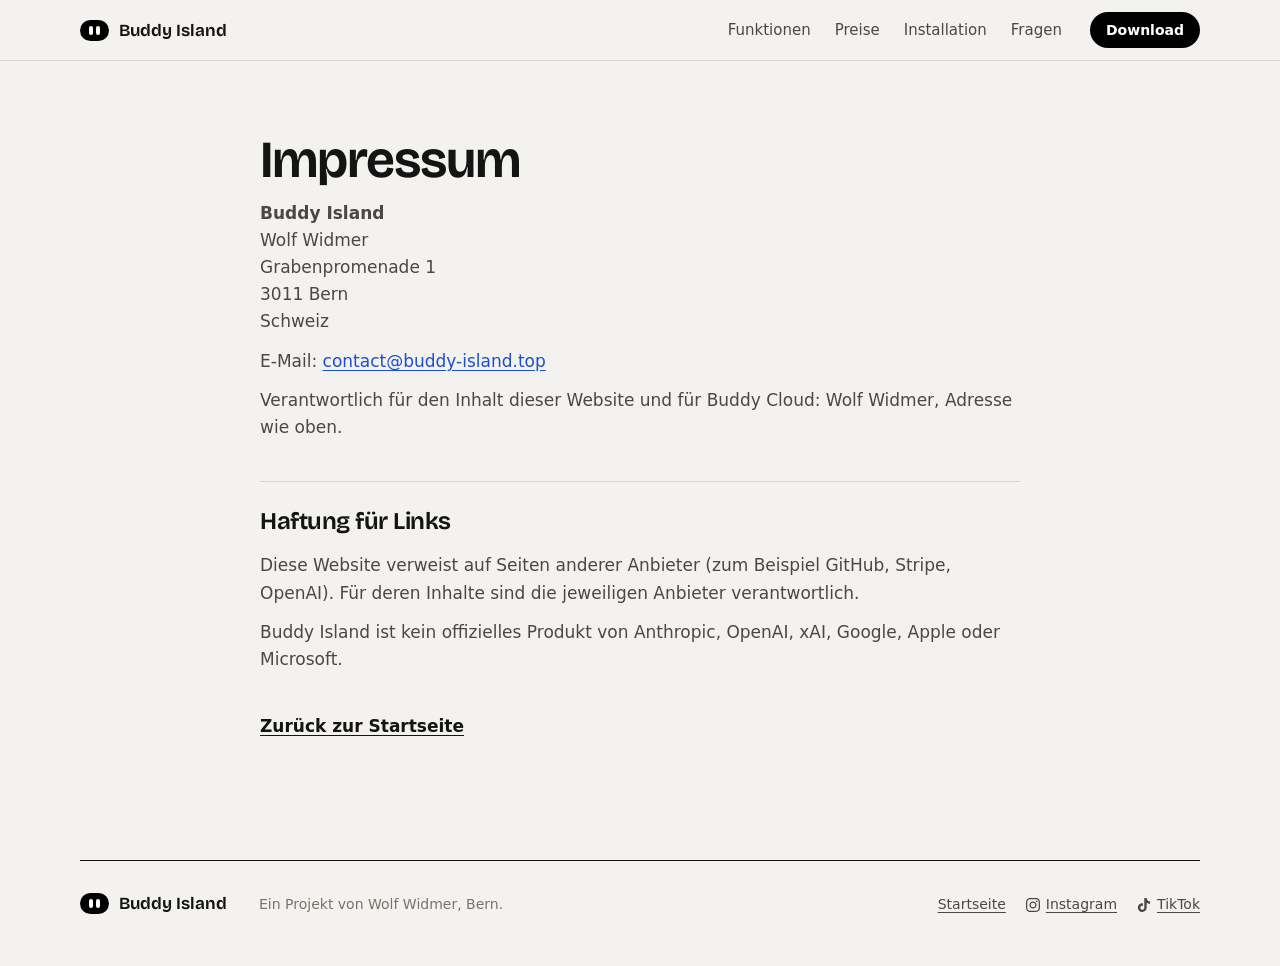
<file: impressum.html>
<!doctype html>
<html lang="de">
<head>
  <meta charset="utf-8">
  <meta name="viewport" content="width=device-width, initial-scale=1">
  <title>Impressum – Buddy Island</title>
  <meta name="description" content="Impressum von Buddy Island.">
  <link rel="canonical" href="https://buddy-island.top/impressum.html">
  <meta property="og:title" content="Impressum – Buddy Island">
  <meta property="og:image" content="https://buddy-island.top/img/og.png">
  <meta name="theme-color" content="#f4f2ee">
  <meta http-equiv="Content-Security-Policy" content="default-src 'self'; img-src 'self' data:; style-src 'self'; font-src 'self'; script-src 'self'; connect-src https://api.github.com https://raw.githubusercontent.com">
  <link rel="icon" href="favicon.png">
  <link rel="preload" href="fonts/bricolage-grotesque.woff2" as="font" type="font/woff2" crossorigin>
  <link rel="stylesheet" href="style.css">
</head>
<body>
  <a class="skip" href="#inhalt">Zum Inhalt springen</a>
  <header class="top">
    <div class="wrap top-row">
      <a class="mark" href="./" aria-label="Buddy Island, zur Startseite"><span class="eyes" aria-hidden="true"><i></i><i></i></span>Buddy Island</a>
      <nav aria-label="Hauptnavigation">
        <ul class="nav">
          <li><a href="./#kann">Funktionen</a></li>
          <li><a href="./#preise">Preise</a></li>
          <li><a href="./#start">Installation</a></li>
          <li><a href="./#fragen">Fragen</a></li>
        </ul>
      </nav>
      <a class="btn btn-small" href="https://github.com/wolfawidmer-sudo/buddy-island-releases/releases/latest" data-download>Download</a>
    </div>
  </header>
  <main id="inhalt">
    <article class="doc wrap">
<h1>Impressum</h1>
<p><strong>Buddy Island</strong><br>
Wolf Widmer<br>
Grabenpromenade 1<br>
3011 Bern<br>
Schweiz</p>
<p>E-Mail: <a href="mailto:contact@buddy-island.top">contact@buddy-island.top</a></p>
<p>Verantwortlich für den Inhalt dieser Website und für Buddy Cloud: Wolf Widmer, Adresse wie oben.</p>
<h2>Haftung für Links</h2>
<p>Diese Website verweist auf Seiten anderer Anbieter (zum Beispiel GitHub, Stripe, OpenAI). Für deren Inhalte sind die jeweiligen Anbieter verantwortlich.</p>
<p>Buddy Island ist kein offizielles Produkt von Anthropic, OpenAI, xAI, Google, Apple oder Microsoft.</p>
      <a class="doc-back" href="./">Zurück zur Startseite</a>
    </article>
  </main>
  <footer class="foot wrap">
    <p class="mark"><span class="eyes" aria-hidden="true"><i></i><i></i></span>Buddy Island</p>
    <p>Ein Projekt von Wolf Widmer, Bern.</p>
    <ul>
      <li><a href="./">Startseite</a></li>
      <li><a class="social" href="https://www.instagram.com/buddy_island/" rel="noopener"><svg class="ico" viewBox="0 0 24 24" aria-hidden="true" focusable="false"><path fill="currentColor" d="M7.0301.084c-1.2768.0602-2.1487.264-2.911.5634-.7888.3075-1.4575.72-2.1228 1.3877-.6652.6677-1.075 1.3368-1.3802 2.127-.2954.7638-.4956 1.6365-.552 2.914-.0564 1.2775-.0689 1.6882-.0626 4.947.0062 3.2586.0206 3.6671.0825 4.9473.061 1.2765.264 2.1482.5635 2.9107.308.7889.72 1.4573 1.388 2.1228.6679.6655 1.3365 1.0743 2.1285 1.38.7632.295 1.6361.4961 2.9134.552 1.2773.056 1.6884.069 4.9462.0627 3.2578-.0062 3.668-.0207 4.9478-.0814 1.28-.0607 2.147-.2652 2.9098-.5633.7889-.3086 1.4578-.72 2.1228-1.3881.665-.6682 1.0745-1.3378 1.3795-2.1284.2957-.7632.4966-1.636.552-2.9124.056-1.2809.0692-1.6898.063-4.948-.0063-3.2583-.021-3.6668-.0817-4.9465-.0607-1.2797-.264-2.1487-.5633-2.9117-.3084-.7889-.72-1.4568-1.3876-2.1228C21.2982 1.33 20.628.9208 19.8378.6165 19.074.321 18.2017.1197 16.9244.0645 15.6471.0093 15.236-.005 11.977.0014 8.718.0076 8.31.0215 7.0301.0839m.1402 21.6932c-1.17-.0509-1.8053-.2453-2.2287-.408-.5606-.216-.96-.4771-1.3819-.895-.422-.4178-.6811-.8186-.9-1.378-.1644-.4234-.3624-1.058-.4171-2.228-.0595-1.2645-.072-1.6442-.079-4.848-.007-3.2037.0053-3.583.0607-4.848.05-1.169.2456-1.805.408-2.2282.216-.5613.4762-.96.895-1.3816.4188-.4217.8184-.6814 1.3783-.9003.423-.1651 1.0575-.3614 2.227-.4171 1.2655-.06 1.6447-.072 4.848-.079 3.2033-.007 3.5835.005 4.8495.0608 1.169.0508 1.8053.2445 2.228.408.5608.216.96.4754 1.3816.895.4217.4194.6816.8176.9005 1.3787.1653.4217.3617 1.056.4169 2.2263.0602 1.2655.0739 1.645.0796 4.848.0058 3.203-.0055 3.5834-.061 4.848-.051 1.17-.245 1.8055-.408 2.2294-.216.5604-.4763.96-.8954 1.3814-.419.4215-.8181.6811-1.3783.9-.4224.1649-1.0577.3617-2.2262.4174-1.2656.0595-1.6448.072-4.8493.079-3.2045.007-3.5825-.006-4.848-.0608M16.953 5.5864A1.44 1.44 0 1 0 18.39 4.144a1.44 1.44 0 0 0-1.437 1.4424M5.8385 12.012c.0067 3.4032 2.7706 6.1557 6.173 6.1493 3.4026-.0065 6.157-2.7701 6.1506-6.1733-.0065-3.4032-2.771-6.1565-6.174-6.1498-3.403.0067-6.156 2.771-6.1496 6.1738M8 12.0077a4 4 0 1 1 4.008 3.9921A3.9996 3.9996 0 0 1 8 12.0077"/></svg>Instagram</a></li>
      <li><a class="social" href="https://www.tiktok.com/@buddy_island" rel="noopener"><svg class="ico" viewBox="0 0 24 24" aria-hidden="true" focusable="false"><path fill="currentColor" d="M12.525.02c1.31-.02 2.61-.01 3.91-.02.08 1.53.63 3.09 1.75 4.17 1.12 1.11 2.7 1.62 4.24 1.79v4.03c-1.44-.05-2.89-.35-4.2-.97-.57-.26-1.1-.59-1.62-.93-.01 2.92.01 5.84-.02 8.75-.08 1.4-.54 2.79-1.35 3.94-1.31 1.92-3.58 3.17-5.91 3.21-1.43.08-2.86-.31-4.08-1.03-2.02-1.19-3.44-3.37-3.65-5.71-.02-.5-.03-1-.01-1.49.18-1.9 1.12-3.72 2.58-4.96 1.66-1.44 3.98-2.13 6.15-1.72.02 1.48-.04 2.96-.04 4.44-.99-.32-2.15-.23-3.02.37-.63.41-1.11 1.04-1.36 1.75-.21.51-.15 1.07-.14 1.61.24 1.64 1.82 3.02 3.5 2.87 1.12-.01 2.19-.66 2.77-1.61.19-.33.4-.67.41-1.06.1-1.79.06-3.57.07-5.36.01-4.03-.01-8.05.02-12.07z"/></svg>TikTok</a></li>
    </ul>
  </footer>
  <script src="script.js"></script>
</body>
</html>
</file>
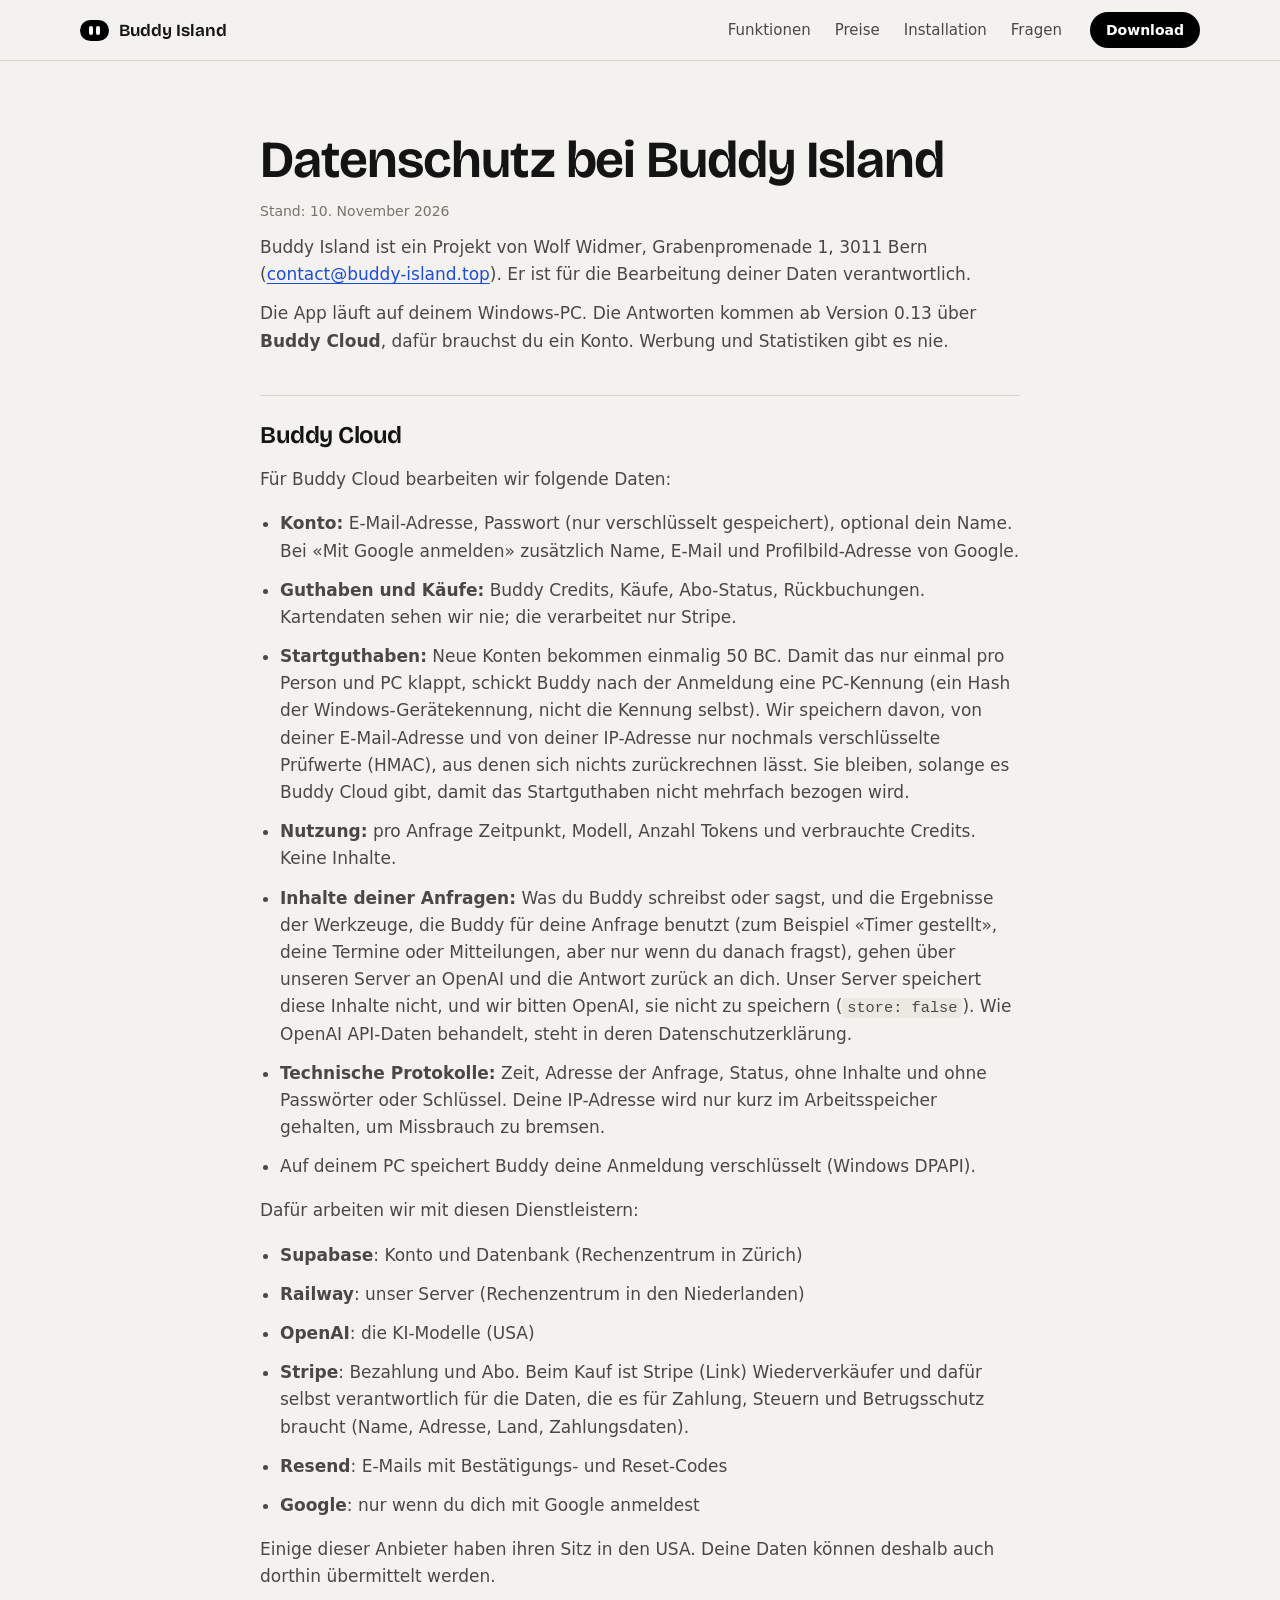
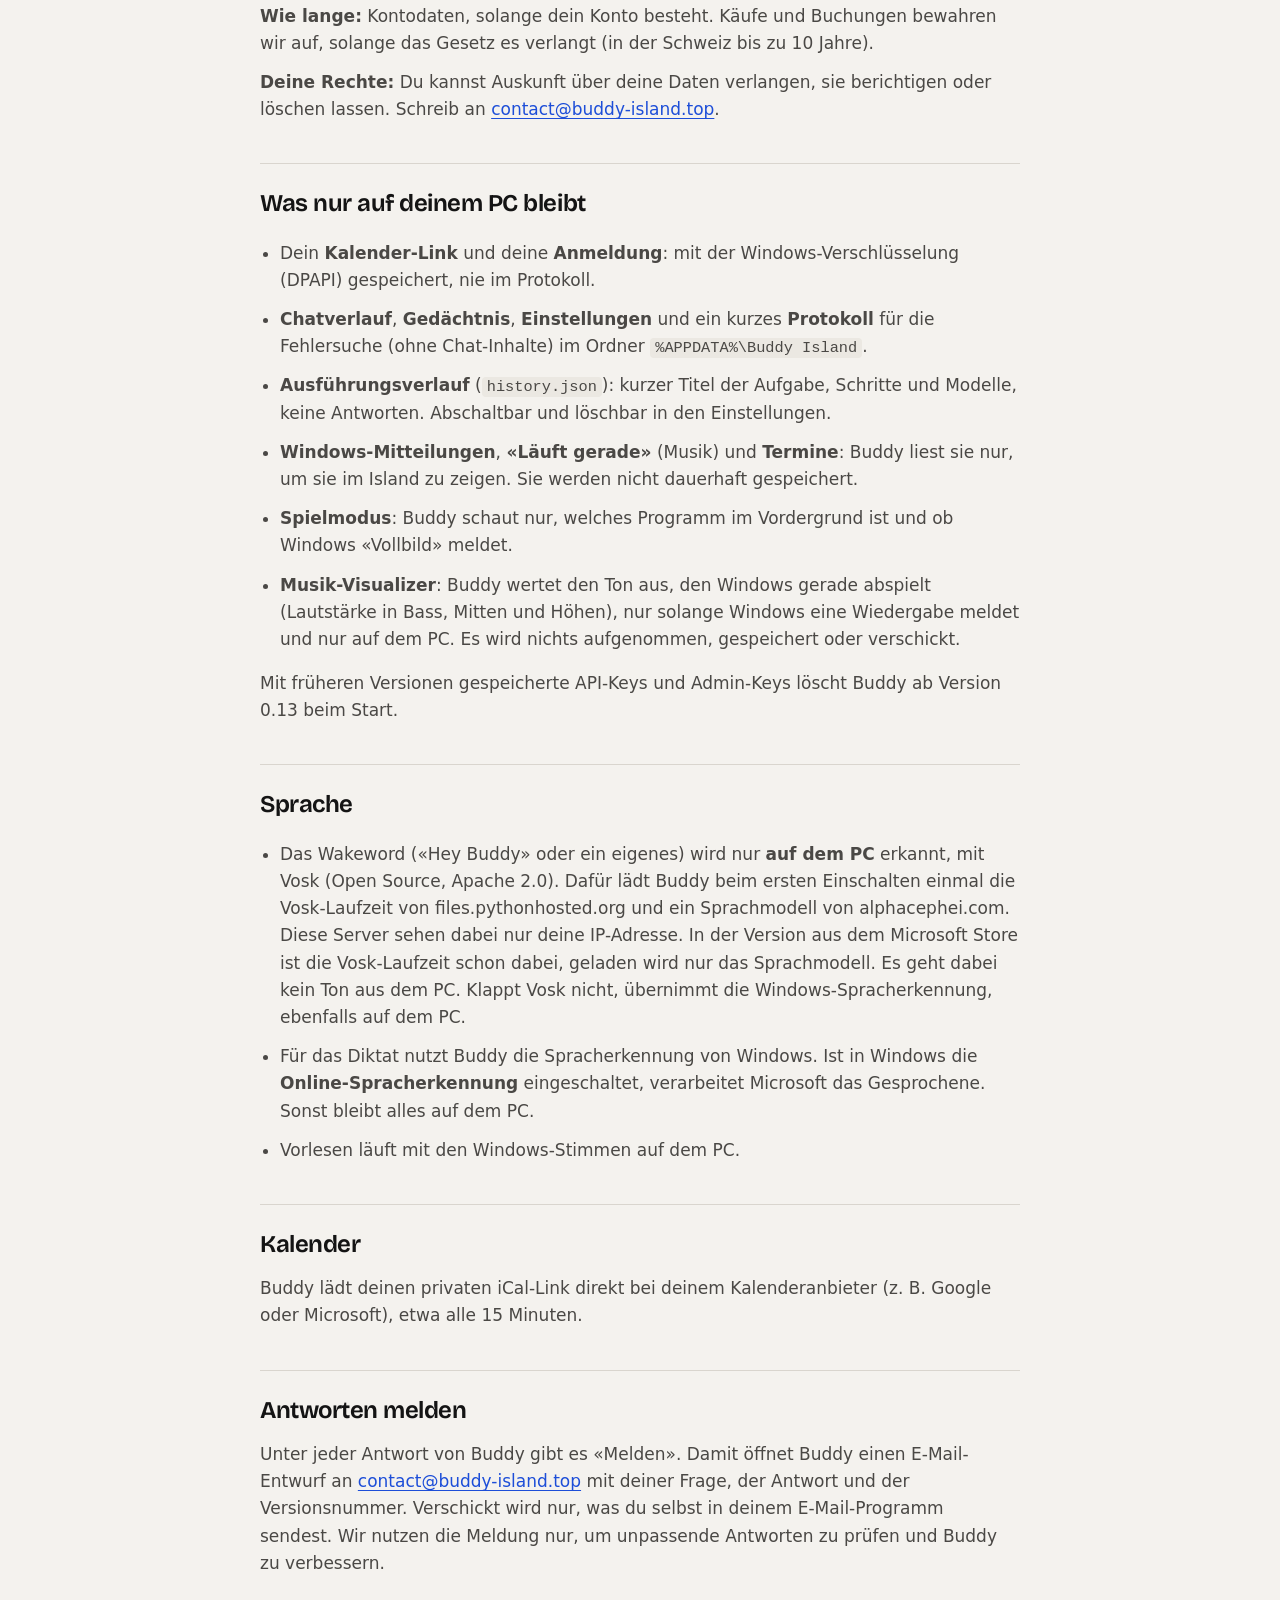
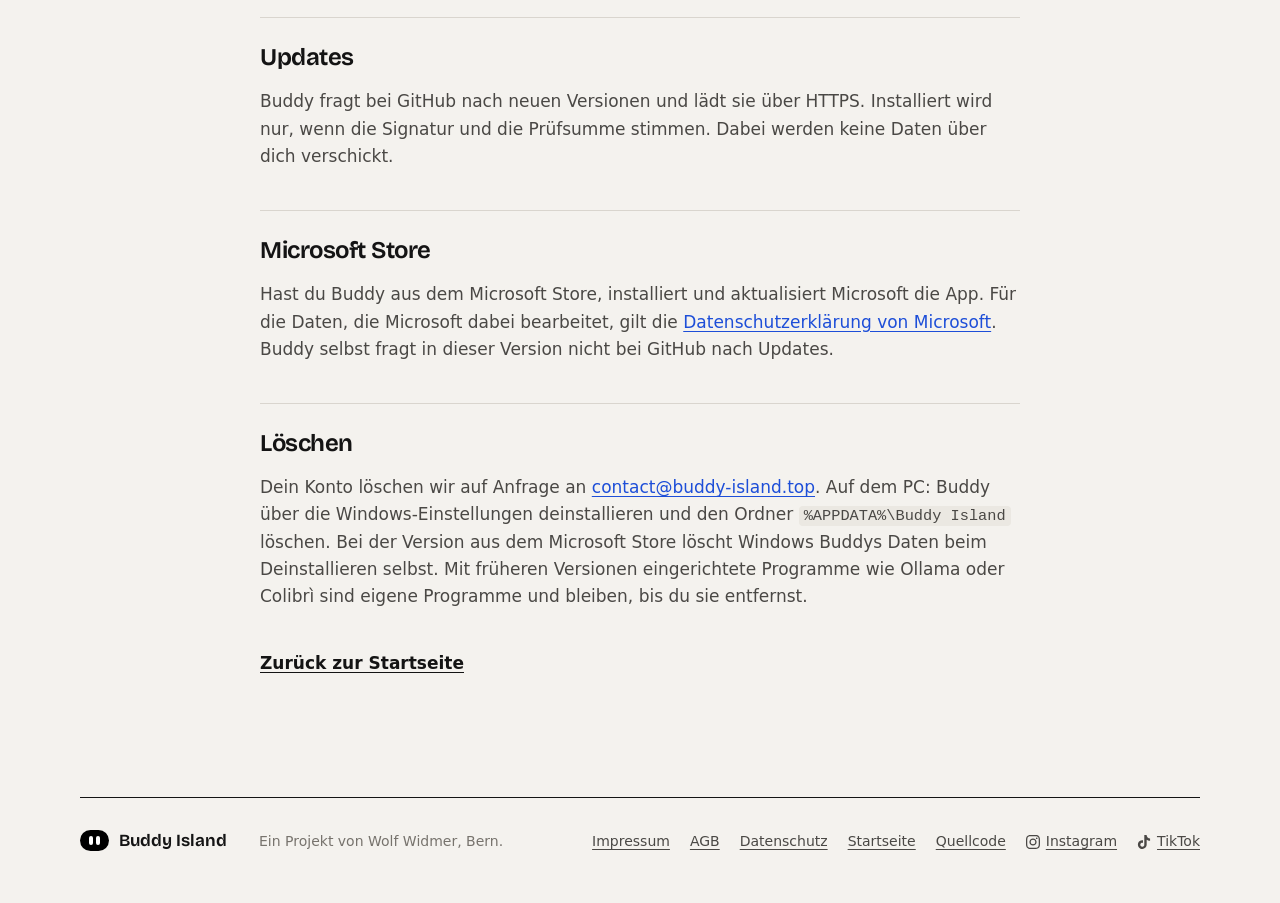
<file: privacy.html>
<!doctype html>
<html lang="de">
<head>
  <meta charset="utf-8">
  <meta name="viewport" content="width=device-width, initial-scale=1">
  <title>Datenschutz – Buddy Island</title>
  <meta name="description" content="Wie Buddy Island mit deinen Daten umgeht: was auf deinem PC bleibt und was an den gewählten KI-Anbieter geht.">
  <link rel="canonical" href="https://buddy-island.top/privacy.html">
  <meta property="og:title" content="Datenschutz – Buddy Island">
  <meta property="og:image" content="https://buddy-island.top/img/og.png">
  <meta name="theme-color" content="#f4f2ee">
  <meta http-equiv="Content-Security-Policy" content="default-src 'self'; img-src 'self' data:; style-src 'self'; font-src 'self'; script-src 'self'; connect-src https://api.github.com https://raw.githubusercontent.com">
  <link rel="icon" href="favicon.png">
  <link rel="preload" href="fonts/bricolage-grotesque.woff2" as="font" type="font/woff2" crossorigin>
  <link rel="stylesheet" href="style.css">
</head>
<body>
  <a class="skip" href="#inhalt">Zum Inhalt springen</a>
  <header class="top">
    <div class="wrap top-row">
      <a class="mark" href="./" aria-label="Buddy Island, zur Startseite"><span class="eyes" aria-hidden="true"><i></i><i></i></span>Buddy Island</a>
      <nav aria-label="Hauptnavigation">
        <ul class="nav">
          <li><a href="./#kann">Funktionen</a></li>
          <li><a href="./#preise">Preise</a></li>
          <li><a href="./#start">Installation</a></li>
          <li><a href="./#fragen">Fragen</a></li>
        </ul>
      </nav>
      <a class="btn btn-small" href="https://github.com/wolfawidmer-sudo/buddy-island/releases/latest" data-download>Download</a>
    </div>
  </header>
  <main id="inhalt">
    <article class="doc wrap">
<h1>Datenschutz bei Buddy Island</h1>
<p class="stand">Stand: 10. November 2026</p>
<p>Buddy Island ist ein Projekt von Wolf Widmer, Grabenpromenade 1, 3011 Bern (<a href="mailto:contact@buddy-island.top">contact@buddy-island.top</a>). Er ist für die Bearbeitung deiner Daten verantwortlich.</p>
<p>Die App läuft auf deinem Windows-PC. Die Antworten kommen ab Version 0.13 über <strong>Buddy Cloud</strong>, dafür brauchst du ein Konto. Werbung und Statistiken gibt es nie.</p>
<h2>Buddy Cloud</h2>
<p>Für Buddy Cloud bearbeiten wir folgende Daten:</p>
<ul>
<li><strong>Konto:</strong> E-Mail-Adresse, Passwort (nur verschlüsselt gespeichert), optional dein Name. Bei «Mit Google anmelden» zusätzlich Name, E-Mail und Profilbild-Adresse von Google.</li>
<li><strong>Guthaben und Käufe:</strong> Buddy Credits, Käufe, Abo-Status, Rückbuchungen. Kartendaten sehen wir nie; die verarbeitet nur Stripe.</li>
<li><strong>Startguthaben:</strong> Neue Konten bekommen einmalig 50 BC. Damit das nur einmal pro Person und PC klappt, schickt Buddy nach der Anmeldung eine PC-Kennung (ein Hash der Windows-Gerätekennung, nicht die Kennung selbst). Wir speichern davon, von deiner E-Mail-Adresse und von deiner IP-Adresse nur nochmals verschlüsselte Prüfwerte (HMAC), aus denen sich nichts zurückrechnen lässt. Sie bleiben, solange es Buddy Cloud gibt, damit das Startguthaben nicht mehrfach bezogen wird.</li>
<li><strong>Nutzung:</strong> pro Anfrage Zeitpunkt, Modell, Anzahl Tokens und verbrauchte Credits. Keine Inhalte.</li>
<li><strong>Inhalte deiner Anfragen:</strong> Was du Buddy schreibst oder sagst, und die Ergebnisse der Werkzeuge, die Buddy für deine Anfrage benutzt (zum Beispiel «Timer gestellt», deine Termine oder Mitteilungen, aber nur wenn du danach fragst), gehen über unseren Server an OpenAI und die Antwort zurück an dich. Unser Server speichert diese Inhalte nicht, und wir bitten OpenAI, sie nicht zu speichern (<code>store: false</code>). Wie OpenAI API-Daten behandelt, steht in deren Datenschutzerklärung.</li>
<li><strong>Technische Protokolle:</strong> Zeit, Adresse der Anfrage, Status, ohne Inhalte und ohne Passwörter oder Schlüssel. Deine IP-Adresse wird nur kurz im Arbeitsspeicher gehalten, um Missbrauch zu bremsen.</li>
<li>Auf deinem PC speichert Buddy deine Anmeldung verschlüsselt (Windows DPAPI).</li>
</ul>
<p>Dafür arbeiten wir mit diesen Dienstleistern:</p>
<ul>
<li><strong>Supabase</strong>: Konto und Datenbank (Rechenzentrum in Zürich)</li>
<li><strong>Railway</strong>: unser Server (Rechenzentrum in den Niederlanden)</li>
<li><strong>OpenAI</strong>: die KI-Modelle (USA)</li>
<li><strong>Stripe</strong>: Bezahlung und Abo. Beim Kauf ist Stripe (Link) Wiederverkäufer und dafür selbst verantwortlich für die Daten, die es für Zahlung, Steuern und Betrugsschutz braucht (Name, Adresse, Land, Zahlungsdaten).</li>
<li><strong>Resend</strong>: E-Mails mit Bestätigungs- und Reset-Codes</li>
<li><strong>Google</strong>: nur wenn du dich mit Google anmeldest</li>
</ul>
<p>Einige dieser Anbieter haben ihren Sitz in den USA. Deine Daten können deshalb auch dorthin übermittelt werden.</p>
<p><strong>Wie lange:</strong> Kontodaten, solange dein Konto besteht. Käufe und Buchungen bewahren wir auf, solange das Gesetz es verlangt (in der Schweiz bis zu 10 Jahre).</p>
<p><strong>Deine Rechte:</strong> Du kannst Auskunft über deine Daten verlangen, sie berichtigen oder löschen lassen. Schreib an <a href="mailto:contact@buddy-island.top">contact@buddy-island.top</a>.</p>
<h2>Was nur auf deinem PC bleibt</h2>
<ul>
<li>Dein <strong>Kalender-Link</strong> und deine <strong>Anmeldung</strong>: mit der Windows-Verschlüsselung (DPAPI) gespeichert, nie im Protokoll.</li>
<li><strong>Chatverlauf</strong>, <strong>Gedächtnis</strong>, <strong>Einstellungen</strong> und ein kurzes <strong>Protokoll</strong> für die Fehlersuche (ohne Chat-Inhalte) im Ordner <code>%APPDATA%\Buddy Island</code>.</li>
<li><strong>Ausführungsverlauf</strong> (<code>history.json</code>): kurzer Titel der Aufgabe, Schritte und Modelle, keine Antworten. Abschaltbar und löschbar in den Einstellungen.</li>
<li><strong>Windows-Mitteilungen</strong>, <strong>«Läuft gerade»</strong> (Musik) und <strong>Termine</strong>: Buddy liest sie nur, um sie im Island zu zeigen. Sie werden nicht dauerhaft gespeichert.</li>
<li><strong>Spielmodus</strong>: Buddy schaut nur, welches Programm im Vordergrund ist und ob Windows «Vollbild» meldet.</li>
<li><strong>Musik-Visualizer</strong>: Buddy wertet den Ton aus, den Windows gerade abspielt (Lautstärke in Bass, Mitten und Höhen), nur solange Windows eine Wiedergabe meldet und nur auf dem PC. Es wird nichts aufgenommen, gespeichert oder verschickt.</li>
</ul>
<p>Mit früheren Versionen gespeicherte API-Keys und Admin-Keys löscht Buddy ab Version 0.13 beim Start.</p>
<h2>Sprache</h2>
<ul>
<li>Das Wakeword («Hey Buddy» oder ein eigenes) wird nur <strong>auf dem PC</strong> erkannt, mit Vosk (Open Source, Apache 2.0). Dafür lädt Buddy beim ersten Einschalten einmal die Vosk-Laufzeit von files.pythonhosted.org und ein Sprachmodell von alphacephei.com. Diese Server sehen dabei nur deine IP-Adresse. In der Version aus dem Microsoft Store ist die Vosk-Laufzeit schon dabei, geladen wird nur das Sprachmodell. Es geht dabei kein Ton aus dem PC. Klappt Vosk nicht, übernimmt die Windows-Spracherkennung, ebenfalls auf dem PC.</li>
<li>Für das Diktat nutzt Buddy die Spracherkennung von Windows. Ist in Windows die <strong>Online-Spracherkennung</strong> eingeschaltet, verarbeitet Microsoft das Gesprochene. Sonst bleibt alles auf dem PC.</li>
<li>Vorlesen läuft mit den Windows-Stimmen auf dem PC.</li>
</ul>
<h2>Kalender</h2>
<p>Buddy lädt deinen privaten iCal-Link direkt bei deinem Kalenderanbieter (z. B. Google oder Microsoft), etwa alle 15 Minuten.</p>
<h2>Antworten melden</h2>
<p>Unter jeder Antwort von Buddy gibt es «Melden». Damit öffnet Buddy einen E-Mail-Entwurf an <a href="mailto:contact@buddy-island.top">contact@buddy-island.top</a> mit deiner Frage, der Antwort und der Versionsnummer. Verschickt wird nur, was du selbst in deinem E-Mail-Programm sendest. Wir nutzen die Meldung nur, um unpassende Antworten zu prüfen und Buddy zu verbessern.</p>
<h2>Updates</h2>
<p>Buddy fragt bei GitHub nach neuen Versionen und lädt sie über HTTPS. Installiert wird nur, wenn die Signatur und die Prüfsumme stimmen. Dabei werden keine Daten über dich verschickt.</p>
<h2>Microsoft Store</h2>
<p>Hast du Buddy aus dem Microsoft Store, installiert und aktualisiert Microsoft die App. Für die Daten, die Microsoft dabei bearbeitet, gilt die <a href="https://privacy.microsoft.com/de-de/privacystatement">Datenschutzerklärung von Microsoft</a>. Buddy selbst fragt in dieser Version nicht bei GitHub nach Updates.</p>
<h2>Löschen</h2>
<p>Dein Konto löschen wir auf Anfrage an <a href="mailto:contact@buddy-island.top">contact@buddy-island.top</a>. Auf dem PC: Buddy über die Windows-Einstellungen deinstallieren und den Ordner <code>%APPDATA%\Buddy Island</code> löschen. Bei der Version aus dem Microsoft Store löscht Windows Buddys Daten beim Deinstallieren selbst. Mit früheren Versionen eingerichtete Programme wie Ollama oder Colibrì sind eigene Programme und bleiben, bis du sie entfernst.</p>
      <a class="doc-back" href="./">Zurück zur Startseite</a>
    </article>
  </main>
  <footer class="foot wrap">
    <p class="mark"><span class="eyes" aria-hidden="true"><i></i><i></i></span>Buddy Island</p>
    <p>Ein Projekt von Wolf Widmer, Bern.</p>
    <ul>
      <li><a href="impressum.html">Impressum</a></li>
      <li><a href="agb.html">AGB</a></li>
      <li><a href="privacy.html">Datenschutz</a></li>
      <li><a href="./">Startseite</a></li>
      <li><a href="https://github.com/wolfawidmer-sudo/buddy-island">Quellcode</a></li>
      <li><a class="social" href="https://www.instagram.com/buddy_island/" rel="noopener"><svg class="ico" viewBox="0 0 24 24" aria-hidden="true" focusable="false"><path fill="currentColor" d="M7.0301.084c-1.2768.0602-2.1487.264-2.911.5634-.7888.3075-1.4575.72-2.1228 1.3877-.6652.6677-1.075 1.3368-1.3802 2.127-.2954.7638-.4956 1.6365-.552 2.914-.0564 1.2775-.0689 1.6882-.0626 4.947.0062 3.2586.0206 3.6671.0825 4.9473.061 1.2765.264 2.1482.5635 2.9107.308.7889.72 1.4573 1.388 2.1228.6679.6655 1.3365 1.0743 2.1285 1.38.7632.295 1.6361.4961 2.9134.552 1.2773.056 1.6884.069 4.9462.0627 3.2578-.0062 3.668-.0207 4.9478-.0814 1.28-.0607 2.147-.2652 2.9098-.5633.7889-.3086 1.4578-.72 2.1228-1.3881.665-.6682 1.0745-1.3378 1.3795-2.1284.2957-.7632.4966-1.636.552-2.9124.056-1.2809.0692-1.6898.063-4.948-.0063-3.2583-.021-3.6668-.0817-4.9465-.0607-1.2797-.264-2.1487-.5633-2.9117-.3084-.7889-.72-1.4568-1.3876-2.1228C21.2982 1.33 20.628.9208 19.8378.6165 19.074.321 18.2017.1197 16.9244.0645 15.6471.0093 15.236-.005 11.977.0014 8.718.0076 8.31.0215 7.0301.0839m.1402 21.6932c-1.17-.0509-1.8053-.2453-2.2287-.408-.5606-.216-.96-.4771-1.3819-.895-.422-.4178-.6811-.8186-.9-1.378-.1644-.4234-.3624-1.058-.4171-2.228-.0595-1.2645-.072-1.6442-.079-4.848-.007-3.2037.0053-3.583.0607-4.848.05-1.169.2456-1.805.408-2.2282.216-.5613.4762-.96.895-1.3816.4188-.4217.8184-.6814 1.3783-.9003.423-.1651 1.0575-.3614 2.227-.4171 1.2655-.06 1.6447-.072 4.848-.079 3.2033-.007 3.5835.005 4.8495.0608 1.169.0508 1.8053.2445 2.228.408.5608.216.96.4754 1.3816.895.4217.4194.6816.8176.9005 1.3787.1653.4217.3617 1.056.4169 2.2263.0602 1.2655.0739 1.645.0796 4.848.0058 3.203-.0055 3.5834-.061 4.848-.051 1.17-.245 1.8055-.408 2.2294-.216.5604-.4763.96-.8954 1.3814-.419.4215-.8181.6811-1.3783.9-.4224.1649-1.0577.3617-2.2262.4174-1.2656.0595-1.6448.072-4.8493.079-3.2045.007-3.5825-.006-4.848-.0608M16.953 5.5864A1.44 1.44 0 1 0 18.39 4.144a1.44 1.44 0 0 0-1.437 1.4424M5.8385 12.012c.0067 3.4032 2.7706 6.1557 6.173 6.1493 3.4026-.0065 6.157-2.7701 6.1506-6.1733-.0065-3.4032-2.771-6.1565-6.174-6.1498-3.403.0067-6.156 2.771-6.1496 6.1738M8 12.0077a4 4 0 1 1 4.008 3.9921A3.9996 3.9996 0 0 1 8 12.0077"/></svg>Instagram</a></li>
      <li><a class="social" href="https://www.tiktok.com/@buddy_island" rel="noopener"><svg class="ico" viewBox="0 0 24 24" aria-hidden="true" focusable="false"><path fill="currentColor" d="M12.525.02c1.31-.02 2.61-.01 3.91-.02.08 1.53.63 3.09 1.75 4.17 1.12 1.11 2.7 1.62 4.24 1.79v4.03c-1.44-.05-2.89-.35-4.2-.97-.57-.26-1.1-.59-1.62-.93-.01 2.92.01 5.84-.02 8.75-.08 1.4-.54 2.79-1.35 3.94-1.31 1.92-3.58 3.17-5.91 3.21-1.43.08-2.86-.31-4.08-1.03-2.02-1.19-3.44-3.37-3.65-5.71-.02-.5-.03-1-.01-1.49.18-1.9 1.12-3.72 2.58-4.96 1.66-1.44 3.98-2.13 6.15-1.72.02 1.48-.04 2.96-.04 4.44-.99-.32-2.15-.23-3.02.37-.63.41-1.11 1.04-1.36 1.75-.21.51-.15 1.07-.14 1.61.24 1.64 1.82 3.02 3.5 2.87 1.12-.01 2.19-.66 2.77-1.61.19-.33.4-.67.41-1.06.1-1.79.06-3.57.07-5.36.01-4.03-.01-8.05.02-12.07z"/></svg>TikTok</a></li>
    </ul>
  </footer>
  <script src="script.js"></script>
</body>
</html>
</file>
<file: style.css>
/* Buddy Island – Website
   Ruhig und typografisch: warmes Papierweiss, fast schwarze Schrift, eine einzige Auszeichnung
   (das Schwarz der Insel). Keine Verläufe, kein Glas, keine Kachel-Raster. Echte Bildschirmfotos. */

@font-face {
  font-family: 'Bricolage';
  src: url('fonts/bricolage-grotesque.woff2') format('woff2');
  font-weight: 200 800;
  font-display: swap;
}

:root {
  --paper: #f4f2ee;
  --paper-2: #ebe8e2;
  --ink: #141414;
  --ink-2: #4a4845;
  --ink-3: #77736d;
  --rule: #d9d5ce;
  --island: #000;
  --link: #1d4ed8;
  --w: 1120px;
  --display: 'Bricolage', 'Segoe UI Variable Display', 'Segoe UI', system-ui, sans-serif;
  --text: 'Segoe UI Variable Text', 'Segoe UI', system-ui, -apple-system, sans-serif;
  --mono: ui-monospace, 'Cascadia Mono', Consolas, monospace;
}

* { box-sizing: border-box; }
html { scroll-behavior: smooth; -webkit-text-size-adjust: 100%; }
@media (prefers-reduced-motion: reduce) { html { scroll-behavior: auto; } }
body { margin: 0; background: var(--paper); color: var(--ink); font: 17px/1.6 var(--text); }
img { max-width: 100%; height: auto; display: block; }
a { color: var(--link); text-underline-offset: 3px; }
h1, h2, h3 { font-family: var(--display); font-weight: 650; letter-spacing: -0.02em; margin: 0; }
p { margin: 0; }
kbd { font: 600 0.85em var(--mono); padding: 1px 6px; border: 1px solid var(--rule); border-bottom-width: 2px; border-radius: 5px; background: #fff; }
code { font: 0.9em var(--mono); background: var(--paper-2); padding: 1px 5px; border-radius: 4px; }
:focus-visible { outline: 2px solid var(--link); outline-offset: 3px; }

.wrap { width: min(100% - 40px, var(--w)); margin-inline: auto; }
.skip { position: absolute; left: -999px; top: 8px; background: #fff; padding: 8px 12px; z-index: 10; }
.skip:focus { left: 8px; }

/* ---------- Kopf ---------- */
.top { position: sticky; top: 0; z-index: 5; background: color-mix(in srgb, var(--paper) 94%, transparent); border-bottom: 1px solid var(--rule); }
.top-row { display: flex; align-items: center; gap: 28px; height: 60px; }
.mark { display: inline-flex; align-items: center; gap: 10px; font: 650 17px var(--display); color: var(--ink); text-decoration: none; margin: 0; }
.eyes { display: inline-flex; gap: 3px; padding: 6px 9px; background: var(--island); border-radius: 999px; }
.eyes i { width: 4px; height: 9px; background: #fff; border-radius: 2px; } /* weiss, wie Buddys Augen in der App */
.nav { display: flex; gap: 24px; list-style: none; margin: 0; padding: 0; }
.nav a { color: var(--ink-2); text-decoration: none; font-size: 15px; }
.nav a:hover { color: var(--ink); }
nav { margin-left: auto; }

.btn { display: inline-flex; align-items: center; justify-content: center; min-height: 48px; padding: 0 22px; border-radius: 999px; background: var(--island); color: #fff; font: 600 16px var(--text); text-decoration: none; transition: background-color 0.15s; }
.btn:hover { background: #2a2a2a; }
.btn-small { min-height: 36px; padding: 0 16px; font-size: 14px; }
.link { color: var(--ink); font-weight: 600; text-decoration: underline; text-decoration-color: var(--rule); text-decoration-thickness: 2px; }
.link:hover { text-decoration-color: var(--ink); }

/* ---------- Einstieg ---------- */
.hero { padding: 88px 0 40px; }
.eyebrow { font-size: 14px; color: var(--ink-3); margin-bottom: 18px; }
.hero h1 { font-size: clamp(40px, 6.4vw, 76px); line-height: 1.02; max-width: 13ch; }
.lead { margin-top: 24px; max-width: 58ch; font-size: 19px; color: var(--ink-2); }
.cta { display: flex; align-items: center; flex-wrap: wrap; gap: 24px; margin-top: 32px; }
.meta { margin-top: 14px; font-size: 14px; color: var(--ink-3); }

/* Bühne: die Oberkante eines Bildschirms, die Insel hängt in der Mitte */
.stage { margin: 64px 0 0; }
.stage-screen { position: relative; display: flex; justify-content: center; }
.stage-island { position: relative; width: min(560px, 100%); }
.stage figcaption, figure figcaption { margin-top: 12px; font-size: 14px; color: var(--ink-3); }
figure { margin: 0; }

/* ---------- Abschnitte ---------- */
.block { padding: 96px 0 0; }
.block > h2 { font-size: clamp(30px, 3.6vw, 44px); line-height: 1.1; padding-top: 28px; border-top: 1px solid var(--ink); }
.intro { margin-top: 16px; max-width: 62ch; color: var(--ink-2); font-size: 18px; }
.small { margin-top: 16px; font-size: 15px; color: var(--ink-3); max-width: 70ch; }

.rows { margin-top: 24px; }
.row { display: grid; grid-template-columns: minmax(0, 5fr) minmax(0, 6fr); gap: 56px; align-items: start; padding: 40px 0; border-bottom: 1px solid var(--rule); }
.row:last-child { border-bottom: 0; }
.row h3 { font-size: 26px; line-height: 1.2; }
.row-text p { margin-top: 12px; color: var(--ink-2); }
.aside { padding-left: 14px; border-left: 2px solid var(--ink); font-size: 15px; }
.shot { width: 100%; max-width: 520px; justify-self: end; border-radius: 18px; background: #000; }

/* Tabelle der Optionen */
.table-wrap { margin-top: 32px; overflow-x: auto; }
.providers { width: 100%; border-collapse: collapse; font-size: 16px; min-width: 620px; }
.providers th, .providers td { text-align: left; padding: 14px 16px 14px 0; border-bottom: 1px solid var(--rule); vertical-align: top; }
.providers thead th { font-size: 13px; font-weight: 600; color: var(--ink-3); text-transform: uppercase; letter-spacing: 0.04em; border-bottom-color: var(--ink); }
.providers tbody th { font-weight: 600; white-space: nowrap; }
.providers td { color: var(--ink-2); }

.split { display: grid; grid-template-columns: minmax(0, 1fr) minmax(0, 1fr); gap: 56px; margin-top: 72px; align-items: start; }
.split h3 { font-size: 26px; }
.steps { margin: 20px 0 0; padding-left: 22px; }
.steps li { margin-top: 10px; color: var(--ink-2); padding-left: 4px; }
.steps strong { color: var(--ink); }
.split .shot { justify-self: stretch; max-width: none; }

/* Installation */
.install { list-style: none; margin: 32px 0 0; padding: 0; display: grid; grid-template-columns: repeat(4, minmax(0, 1fr)); gap: 32px; }
.install li { display: flex; gap: 14px; }
.install > li > span { font: 650 15px var(--display); width: 30px; height: 30px; flex: none; display: grid; place-items: center; border: 1.5px solid var(--ink); border-radius: 50%; }
.install h3 { font-size: 19px; }
.install p { margin-top: 6px; font-size: 15px; color: var(--ink-2); }

/* Neu */
.news { list-style: none; margin: 24px 0 24px; padding: 0; display: grid; grid-template-columns: repeat(3, minmax(0, 1fr)); gap: 32px; }
.news h3 { font-size: 19px; }
.news p { margin-top: 6px; font-size: 15px; color: var(--ink-2); }

/* Daten */
.facts { margin: 24px 0 24px; display: grid; grid-template-columns: minmax(0, 2fr) minmax(0, 3fr); column-gap: 48px; }
.facts dt { font: 600 18px var(--display); padding: 18px 0; border-top: 1px solid var(--rule); }
.facts dd { margin: 0; padding: 18px 0; border-top: 1px solid var(--rule); color: var(--ink-2); }

/* Fragen */
.faq { margin-top: 16px; max-width: 820px; }
.faq details { border-bottom: 1px solid var(--rule); }
.faq summary { cursor: pointer; list-style: none; padding: 18px 32px 18px 0; position: relative; font: 600 18px var(--display); }
.faq summary::-webkit-details-marker { display: none; }
.faq summary::after { content: "+"; position: absolute; right: 4px; top: 14px; font: 400 24px var(--text); color: var(--ink-3); }
.faq details[open] summary::after { content: "–"; }
.faq details p { padding: 0 0 20px; color: var(--ink-2); max-width: 68ch; }
.faq details:target summary { color: var(--link); }

/* Fuss */
.foot { margin-top: 120px; padding: 32px 0 48px; border-top: 1px solid var(--ink); display: grid; grid-template-columns: auto 1fr auto; gap: 32px; align-items: start; font-size: 14px; color: var(--ink-3); }
.foot ul { list-style: none; margin: 0; padding: 0; display: flex; flex-wrap: wrap; gap: 8px 20px; }
.foot a { color: var(--ink-2); }
.foot a.social { display: inline-flex; align-items: center; gap: 6px; }
.foot a.social .ico { width: 14px; height: 14px; flex: none; }

/* ---------- Tablet und Handy ---------- */
@media (max-width: 900px) {
  .row, .split { grid-template-columns: 1fr; gap: 24px; }
  .shot { justify-self: start; }
  .install { grid-template-columns: repeat(2, minmax(0, 1fr)); }
  .news { grid-template-columns: 1fr; gap: 20px; }
  .foot { grid-template-columns: 1fr; gap: 12px; }
}
@media (max-width: 640px) {
  body { font-size: 16px; }
  .nav { display: none; }
  .top-row { gap: 12px; }
  .hero { padding-top: 48px; }
  .lead { font-size: 17px; }
  .block { padding-top: 64px; }
  .install { grid-template-columns: 1fr; gap: 20px; }
  .facts { grid-template-columns: 1fr; }
  .facts dd { border-top: 0; padding-top: 0; }
  .row h3, .split h3 { font-size: 22px; }
}

/* Unterseiten (Datenschutz) */
.doc { padding: 72px 0 0; max-width: 760px; }
.doc h1 { font-size: clamp(34px, 5vw, 52px); line-height: 1.05; }
.doc h2 { font-size: 24px; margin-top: 40px; padding-top: 20px; border-top: 1px solid var(--rule); }
.doc p, .doc li { color: var(--ink-2); margin-top: 12px; }
.doc ul { padding-left: 20px; }
.doc .stand { color: var(--ink-3); font-size: 14px; }
.doc-back { display: inline-block; margin-top: 40px; color: var(--ink); font-weight: 600; }

/* Optionen-Tabelle auf dem Handy als Liste */
@media (max-width: 640px) {
  .providers { min-width: 0; }
  .providers thead { display: none; }
  .providers tr { display: block; padding: 14px 0; border-bottom: 1px solid var(--rule); }
  .providers th, .providers td { display: block; padding: 2px 0; border: 0; }
  .providers td::before { content: attr(data-label) ": "; color: var(--ink-3); }
}
</file>
